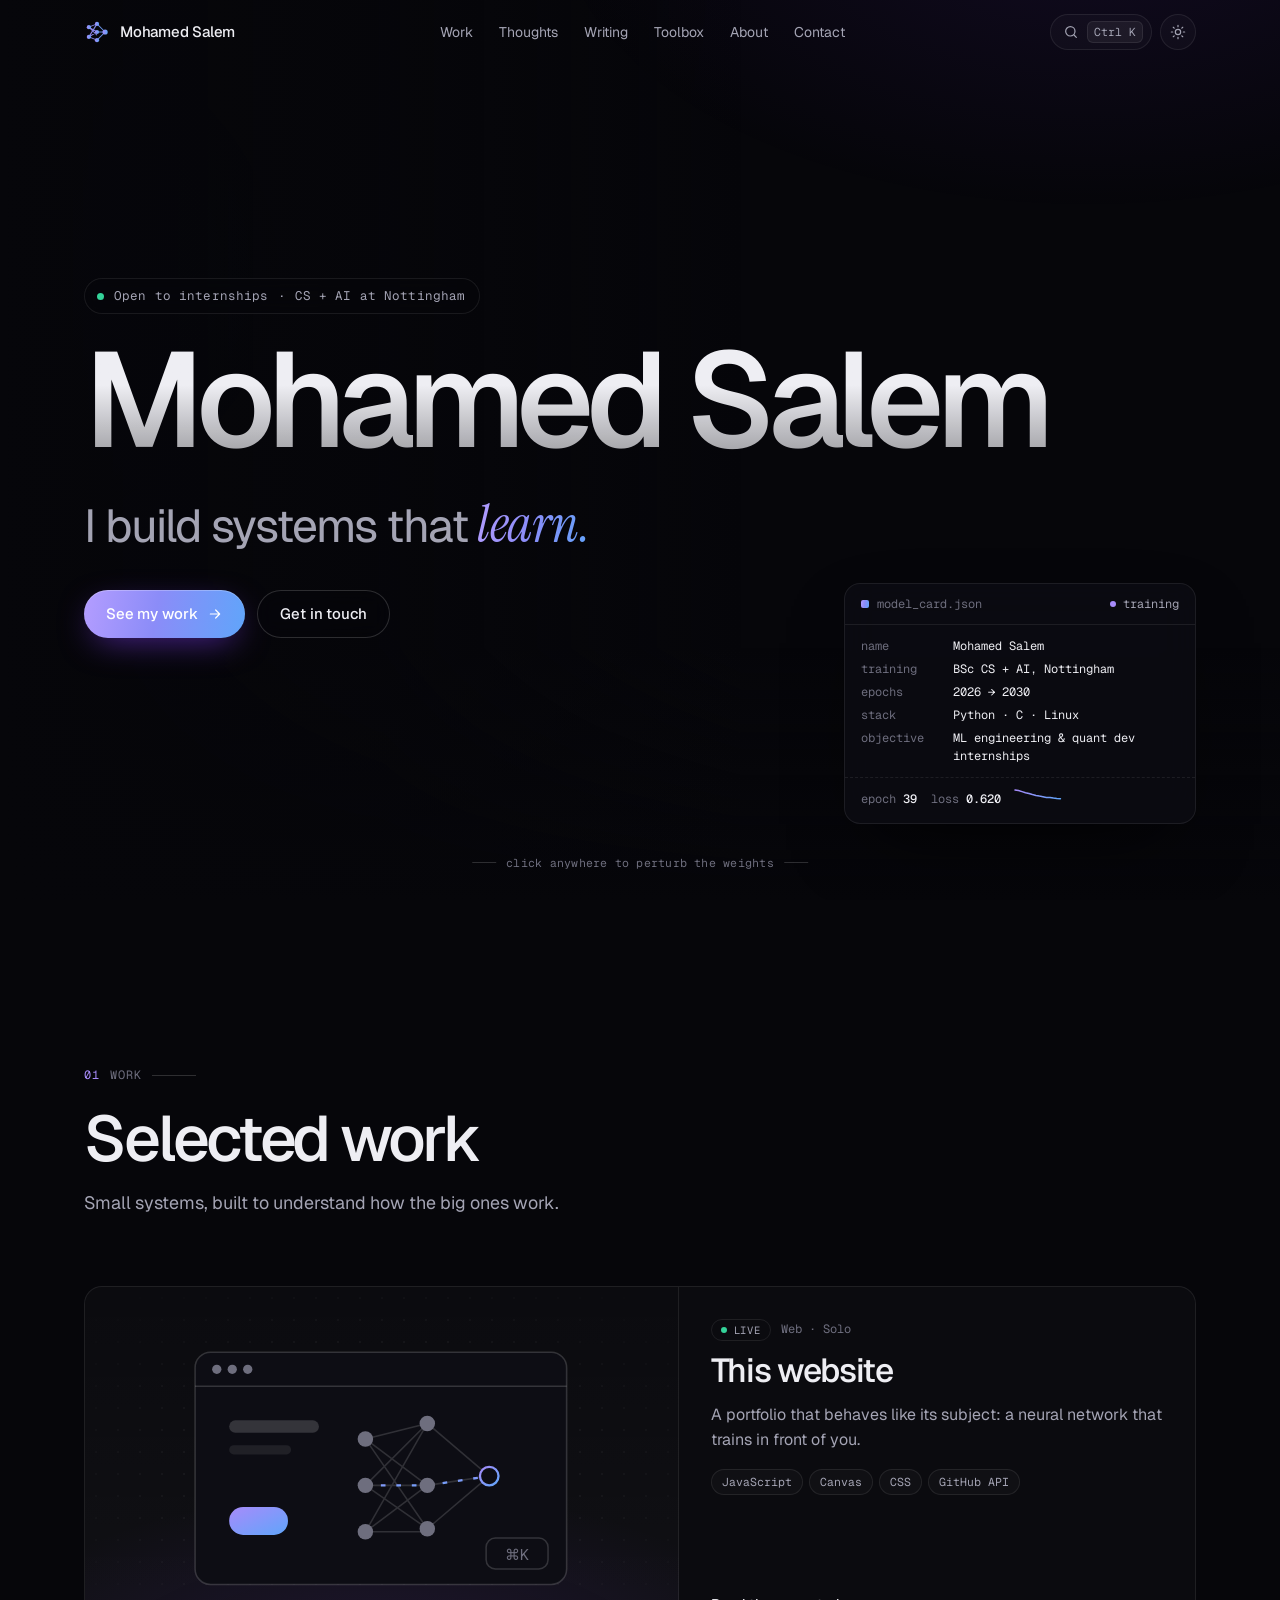
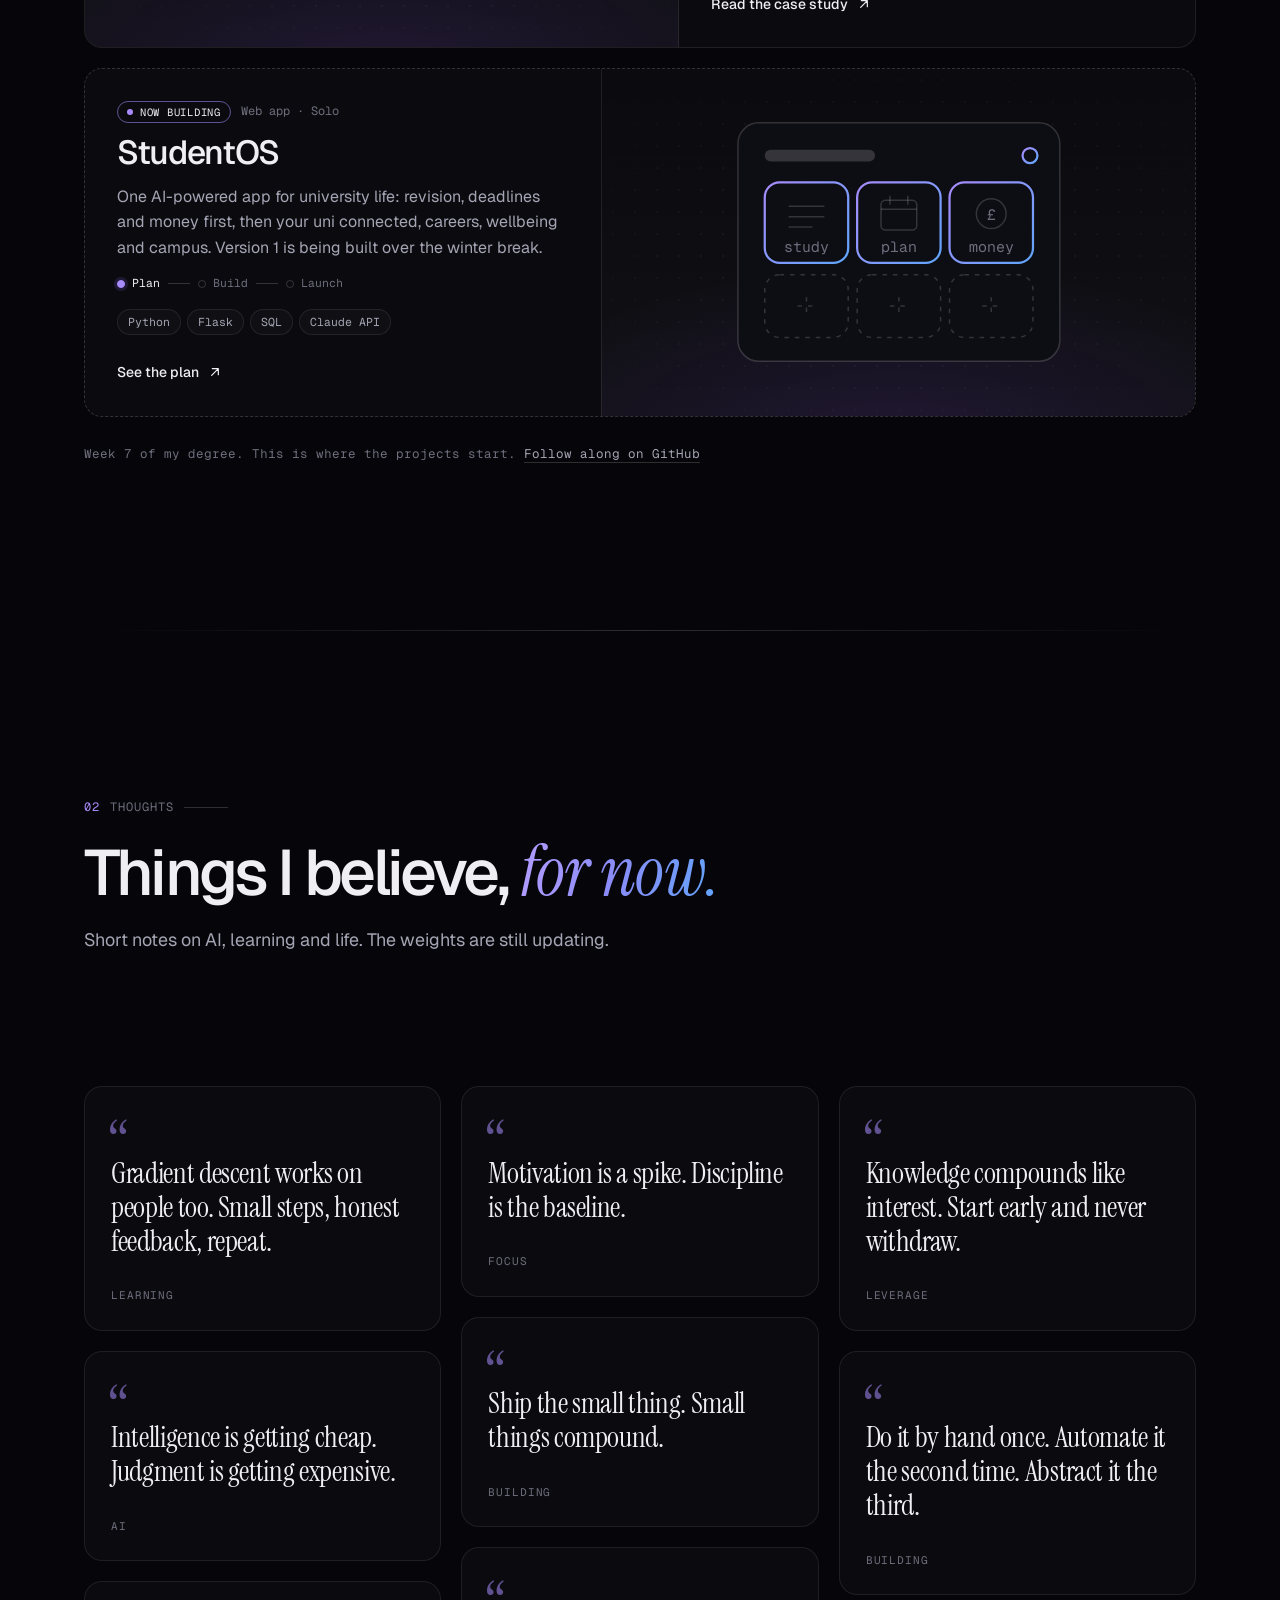
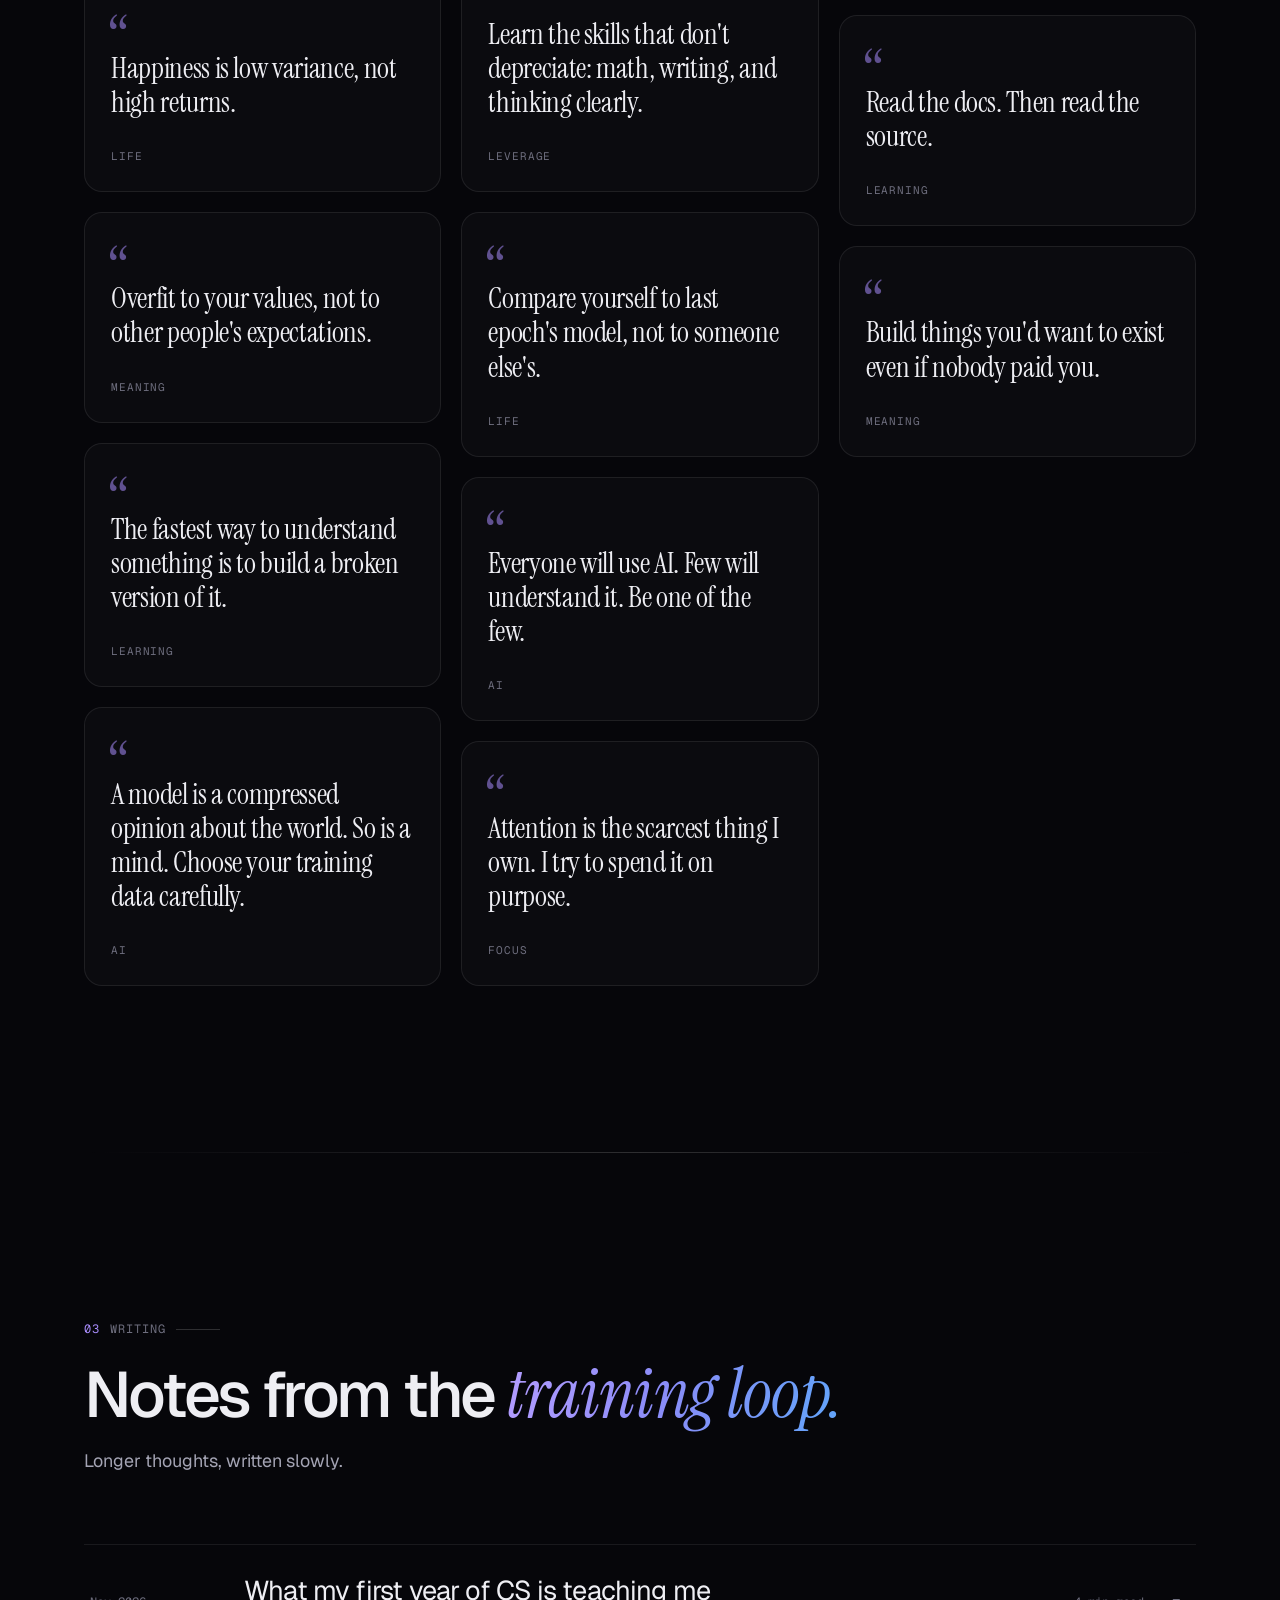
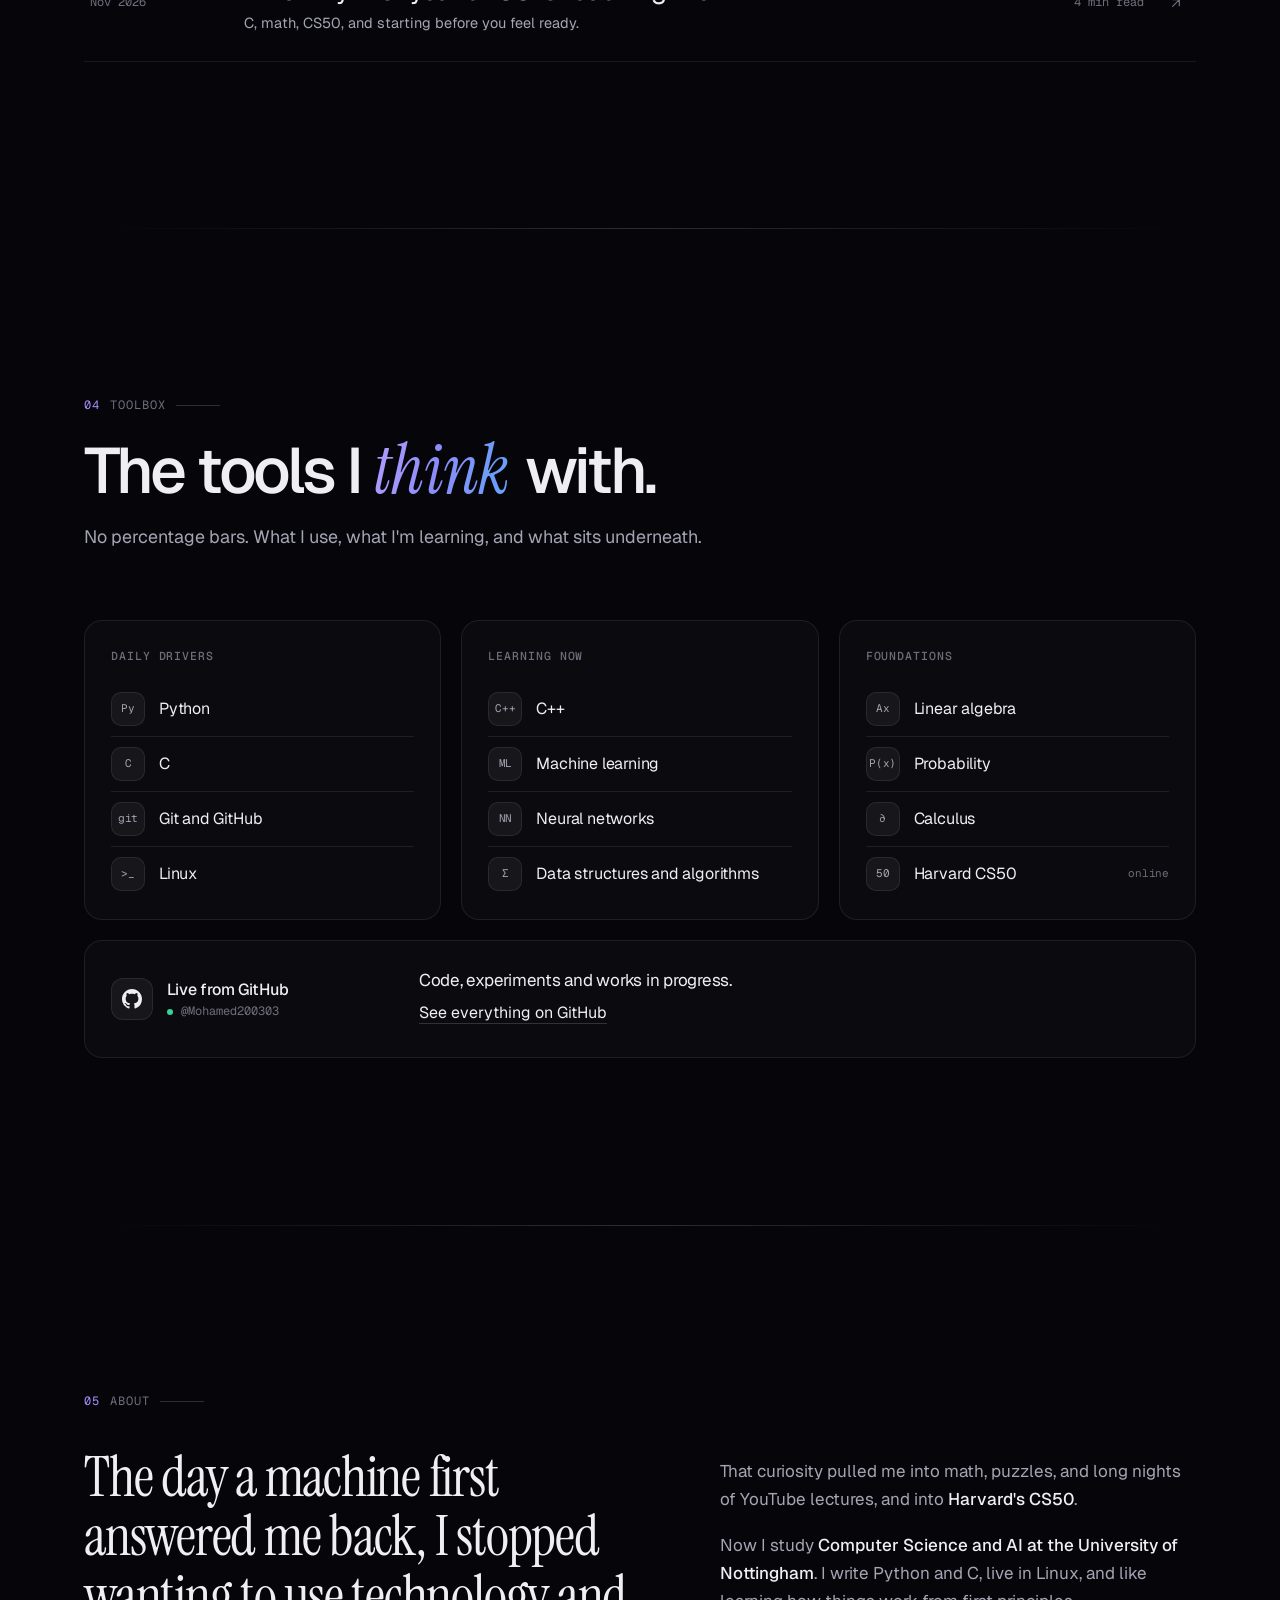
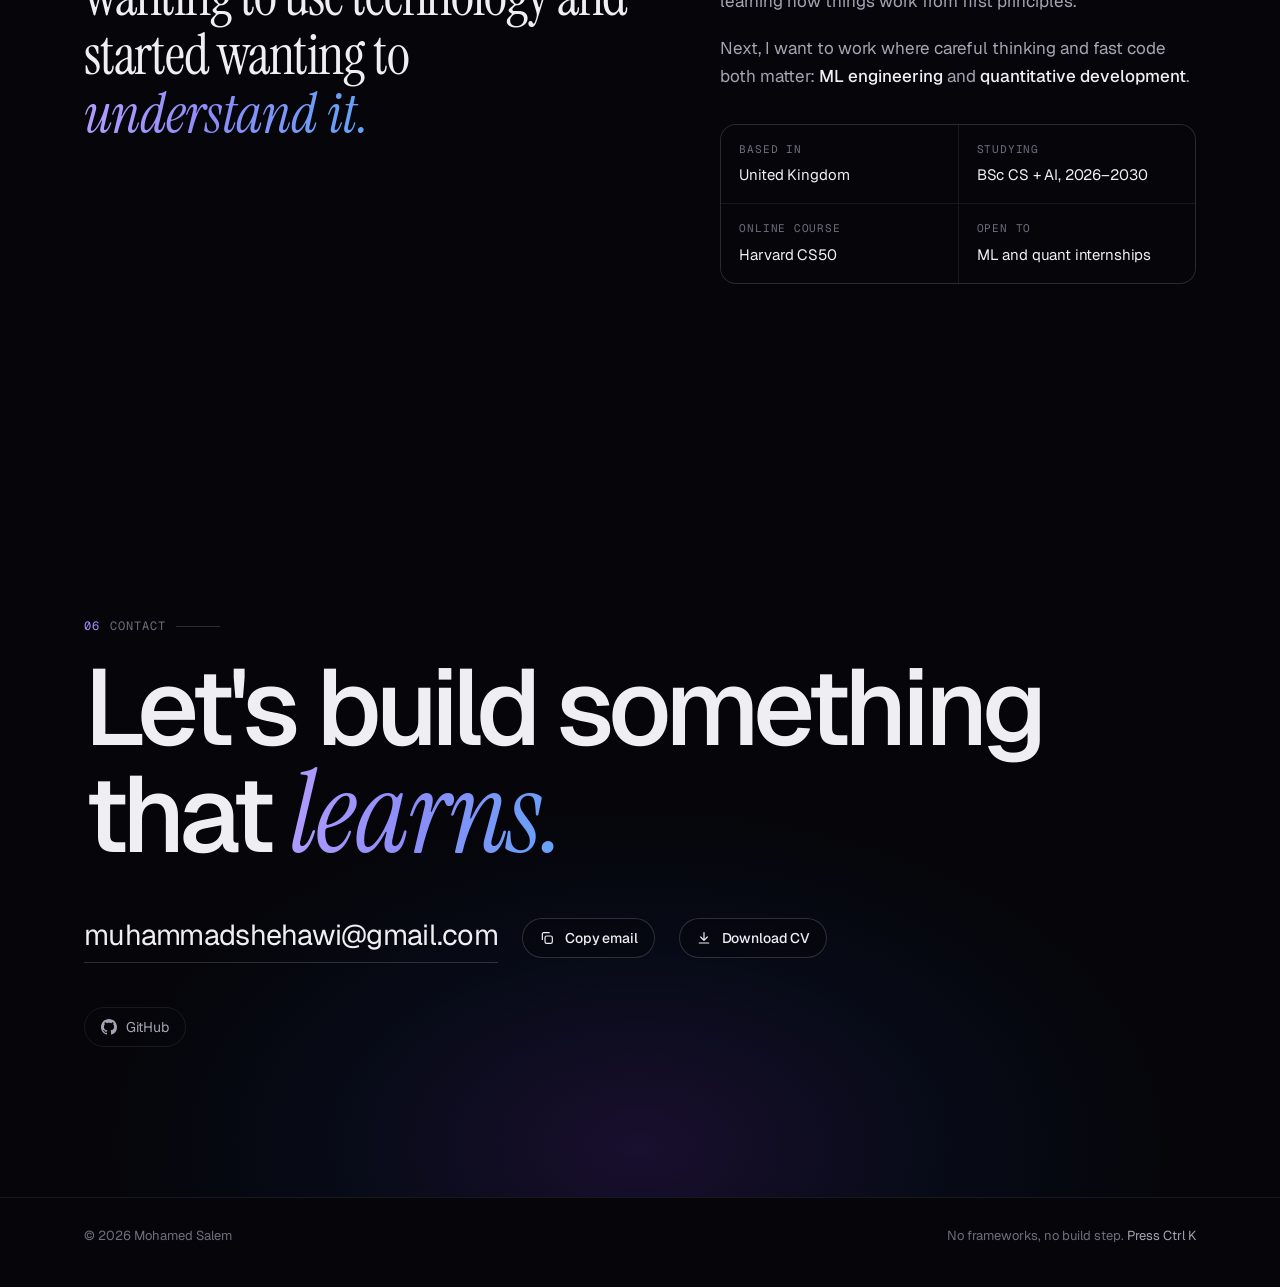
<file: index.html>
<!doctype html>
<html lang="en" class="no-js" data-theme="dark" data-root="./">
<head>
  <meta charset="utf-8">
  <meta name="viewport" content="width=device-width, initial-scale=1, viewport-fit=cover">
  <title>Mohamed Salem — I build systems that learn</title>
  <meta name="description" content="Mohamed Salem is a Computer Science and AI student at the University of Nottingham, building machine learning systems in Python and C. Open to ML engineering and quant developer internships.">
  <meta name="author" content="Mohamed Salem">
  <meta name="theme-color" content="#06060a">
  <link rel="canonical" href="https://mohamed200303.github.io/">

  <!-- Link previews (LinkedIn, X, WhatsApp, iMessage) -->
  <meta property="og:type" content="website">
  <meta property="og:site_name" content="Mohamed Salem">
  <meta property="og:title" content="Mohamed Salem — I build systems that learn">
  <meta property="og:description" content="CS + AI at the University of Nottingham. Machine learning, first principles, and fast code.">
  <meta property="og:url" content="https://mohamed200303.github.io/">
  <meta property="og:image" content="https://mohamed200303.github.io/og.jpg">
  <meta property="og:image:alt" content="Mohamed Salem's homepage: his name, the tagline 'I build systems that learn', and a neural network graphic.">
  <meta property="og:image:width" content="1200">
  <meta property="og:image:height" content="630">
  <meta name="twitter:card" content="summary_large_image">

  <link rel="icon" href="favicon.svg" type="image/svg+xml">
  <link rel="apple-touch-icon" href="apple-touch-icon.png">

  <!-- Theme before paint: no flash -->
  <script>
    (function () {
      var d = document.documentElement;
      d.className = d.className.replace('no-js', 'js');
      try { var t = localStorage.getItem('theme'); if (t === 'light' || t === 'dark') d.setAttribute('data-theme', t); } catch (e) {}
    })();
  </script>

  <link rel="preconnect" href="https://fonts.googleapis.com">
  <link rel="preconnect" href="https://fonts.gstatic.com" crossorigin>
  <link rel="stylesheet" href="https://fonts.googleapis.com/css2?family=Geist:wght@300..700&family=Geist+Mono:wght@400;500&family=Instrument+Serif:ital@0;1&display=swap">
  <link rel="stylesheet" href="style.css">

  <script type="application/ld+json">
  {
    "@context": "https://schema.org",
    "@type": "Person",
    "name": "Mohamed Salem",
    "url": "https://mohamed200303.github.io/",
    "description": "Computer Science and AI student at the University of Nottingham",
    "affiliation": { "@type": "CollegeOrUniversity", "name": "University of Nottingham" },
    "knowsAbout": ["Machine learning", "Artificial intelligence", "Python", "C"],
    "sameAs": ["https://github.com/Mohamed200303"]
  }
  </script>
</head>
<body>

<!-- Icon sprite -->
<svg width="0" height="0" style="position:absolute" aria-hidden="true">
  <defs>
    <linearGradient id="spark-grad" x1="0" x2="1" y1="0" y2="0">
      <stop offset="0" stop-color="#a78bfa"/><stop offset="1" stop-color="#60a5fa"/>
    </linearGradient>
    <linearGradient id="viz-grad-a" x1="0" x2="1" y1="0" y2="1">
      <stop offset="0" stop-color="#a78bfa"/><stop offset="1" stop-color="#60a5fa"/>
    </linearGradient>
  </defs>
  <symbol id="i-arrow" viewBox="0 0 24 24" fill="none" stroke="currentColor" stroke-width="1.8" stroke-linecap="round" stroke-linejoin="round"><path d="M5 12h14M13 6l6 6-6 6"/></symbol>
  <symbol id="i-arrow-ur" viewBox="0 0 24 24" fill="none" stroke="currentColor" stroke-width="1.8" stroke-linecap="round" stroke-linejoin="round"><path d="M7 17 17 7M8 7h9v9"/></symbol>
  <symbol id="i-search" viewBox="0 0 24 24" fill="none" stroke="currentColor" stroke-width="1.8" stroke-linecap="round"><circle cx="11" cy="11" r="7"/><path d="m20 20-3.5-3.5"/></symbol>
  <symbol id="i-sun" viewBox="0 0 24 24" fill="none" stroke="currentColor" stroke-width="1.8" stroke-linecap="round"><circle cx="12" cy="12" r="4"/><path d="M12 2v2M12 20v2M4.9 4.9l1.4 1.4M17.7 17.7l1.4 1.4M2 12h2M20 12h2M4.9 19.1l1.4-1.4M17.7 6.3l1.4-1.4"/></symbol>
  <symbol id="i-moon" viewBox="0 0 24 24" fill="none" stroke="currentColor" stroke-width="1.8" stroke-linejoin="round"><path d="M20.5 13.2A8.5 8.5 0 1 1 10.8 3.5a6.6 6.6 0 0 0 9.7 9.7z"/></symbol>
  <symbol id="i-github" viewBox="0 0 16 16" fill="currentColor"><path d="M8 0C3.58 0 0 3.58 0 8c0 3.54 2.29 6.53 5.47 7.59.4.07.55-.17.55-.38 0-.19-.01-.82-.01-1.49-2.01.37-2.53-.49-2.69-.94-.09-.23-.48-.94-.82-1.13-.28-.15-.68-.52-.01-.53.63-.01 1.08.58 1.23.82.72 1.21 1.87.87 2.33.66.07-.52.28-.87.51-1.07-1.78-.2-3.64-.89-3.64-3.95 0-.87.31-1.59.82-2.15-.08-.2-.36-1.02.08-2.12 0 0 .67-.21 2.2.82.64-.18 1.32-.27 2-.27.68 0 1.36.09 2 .27 1.53-1.04 2.2-.82 2.2-.82.44 1.1.16 1.92.08 2.12.51.56.82 1.27.82 2.15 0 3.07-1.87 3.75-3.65 3.95.29.25.54.73.54 1.48 0 1.07-.01 1.93-.01 2.2 0 .21.15.46.55.38A8.01 8.01 0 0 0 16 8c0-4.42-3.58-8-8-8z"/></symbol>
  <symbol id="i-x" viewBox="0 0 24 24" fill="currentColor"><path d="M18.24 2.25h3.31l-7.23 8.26 8.5 11.24h-6.65l-5.21-6.82-5.97 6.82H1.68l7.73-8.84L1.25 2.25h6.83l4.71 6.23zm-1.16 17.52h1.83L7.08 4.13H5.12z"/></symbol>
  <symbol id="i-link" viewBox="0 0 24 24" fill="none" stroke="currentColor" stroke-width="1.8" stroke-linecap="round"><path d="M10 14a5 5 0 0 0 7.07 0l3-3a5 5 0 0 0-7.07-7.07l-1.5 1.5M14 10a5 5 0 0 0-7.07 0l-3 3a5 5 0 0 0 7.07 7.07l1.5-1.5"/></symbol>
  <symbol id="i-copy" viewBox="0 0 24 24" fill="none" stroke="currentColor" stroke-width="1.8" stroke-linejoin="round"><rect x="9" y="9" width="11" height="11" rx="2.5"/><path d="M5 15V6a2 2 0 0 1 2-2h9"/></symbol>
  <symbol id="i-download" viewBox="0 0 24 24" fill="none" stroke="currentColor" stroke-width="1.8" stroke-linecap="round" stroke-linejoin="round"><path d="M12 4v11M7 10.5l5 5 5-5M5 19.5h14"/></symbol>
  <symbol id="i-mail" viewBox="0 0 24 24" fill="none" stroke="currentColor" stroke-width="1.8" stroke-linejoin="round"><rect x="3" y="5" width="18" height="14" rx="2.5"/><path d="m3.5 7 8.5 6 8.5-6"/></symbol>
  <symbol id="i-close" viewBox="0 0 24 24" fill="none" stroke="currentColor" stroke-width="1.8" stroke-linecap="round"><path d="M6 6l12 12M18 6 6 18"/></symbol>
  <symbol id="i-shuffle" viewBox="0 0 24 24" fill="none" stroke="currentColor" stroke-width="1.8" stroke-linecap="round" stroke-linejoin="round"><path d="M16 3h5v5M4 20 21 3M21 16v5h-5M15 15l6 6M4 4l5 5"/></symbol>
  <symbol id="i-check" viewBox="0 0 24 24" fill="none" stroke="currentColor" stroke-width="2" stroke-linecap="round" stroke-linejoin="round"><path d="m5 12.5 4.5 4.5L19 7"/></symbol>
  <symbol id="i-home" viewBox="0 0 24 24" fill="none" stroke="currentColor" stroke-width="1.8" stroke-linejoin="round"><path d="M3.5 11 12 3.5l8.5 7.5M5.5 9.5V20h13V9.5"/></symbol>
  <symbol id="i-box" viewBox="0 0 24 24" fill="none" stroke="currentColor" stroke-width="1.8" stroke-linejoin="round"><path d="m21 7.5-9-5-9 5 9 5 9-5zM3 7.5v9l9 5 9-5v-9M12 12.5v9"/></symbol>
  <symbol id="i-quote" viewBox="0 0 24 24" fill="none" stroke="currentColor" stroke-width="1.8" stroke-linejoin="round"><path d="M21 14.5a2 2 0 0 1-2 2H8l-5 4v-15a2 2 0 0 1 2-2h14a2 2 0 0 1 2 2z"/></symbol>
  <symbol id="i-pen" viewBox="0 0 24 24" fill="none" stroke="currentColor" stroke-width="1.8" stroke-linecap="round" stroke-linejoin="round"><path d="M12 20h9M16.5 3.5a2.12 2.12 0 0 1 3 3L7 19l-4 1 1-4z"/></symbol>
  <symbol id="i-tool" viewBox="0 0 24 24" fill="none" stroke="currentColor" stroke-width="1.8" stroke-linejoin="round"><path d="M14.7 6.3a4 4 0 0 0-5.4 5.4L3.5 17.5l3 3 5.8-5.8a4 4 0 0 0 5.4-5.4l-2.6 2.6-2.4-.6-.6-2.4z"/></symbol>
  <symbol id="i-user" viewBox="0 0 24 24" fill="none" stroke="currentColor" stroke-width="1.8"><circle cx="12" cy="8" r="4"/><path d="M4 21a8 8 0 0 1 16 0" stroke-linecap="round"/></symbol>
  <symbol id="i-cmd" viewBox="0 0 24 24" fill="none" stroke="currentColor" stroke-width="1.8" stroke-linejoin="round"><path d="M9 6v12M15 6v12M6 9h12M6 15h12"/><path d="M9 6a3 3 0 1 0-3 3M15 6a3 3 0 1 1 3 3M9 18a3 3 0 1 1-3-3M15 18a3 3 0 1 0 3-3"/></symbol>
  <symbol id="i-mark" viewBox="0 0 32 32" fill="none">
    <g stroke="url(#spark-grad)" stroke-width="1.3" opacity=".9">
      <path d="M6 10 16 6M6 10l10 10M6 10l10 6M6 22l10-16M6 22l10-6M6 22l10 4M16 6l10 10M16 16l10 0M16 26l10-10"/>
    </g>
    <g fill="url(#spark-grad)">
      <circle cx="6" cy="10" r="2.6"/><circle cx="6" cy="22" r="2.6"/>
      <circle cx="16" cy="6" r="2.6"/><circle cx="16" cy="16" r="2.6"/><circle cx="16" cy="26" r="2.6"/>
      <circle cx="26" cy="16" r="3.2"/>
    </g>
  </symbol>
</svg>

<a class="skip" href="#main">Skip to content</a>
<div class="ambient" aria-hidden="true"></div>
<div class="progress" aria-hidden="true"></div>

<header class="nav" id="nav">
  <div class="container nav-inner">
    <a class="brand" href="#top" aria-label="Mohamed Salem, back to top">
      <svg class="brand-mark" aria-hidden="true"><use href="#i-mark"/></svg>
      <span>Mohamed Salem</span>
    </a>
    <nav class="nav-links" aria-label="Primary">
      <a href="#work">Work</a>
      <a href="#thoughts">Thoughts</a>
      <a href="#writing">Writing</a>
      <a href="#toolbox">Toolbox</a>
      <a href="#about">About</a>
      <a href="#contact">Contact</a>
    </nav>
    <div class="nav-actions">
      <button class="kbd-btn" type="button" data-palette-open aria-label="Open the command menu">
        <svg class="icon" aria-hidden="true"><use href="#i-search"/></svg>
        <span class="kbd"><span data-mod>⌘</span>K</span>
        <span class="kbd-touch">Menu</span>
      </button>
      <button class="icon-btn" type="button" data-theme-toggle aria-label="Switch between light and dark mode">
        <svg class="icon i-sun" aria-hidden="true"><use href="#i-sun"/></svg>
        <svg class="icon i-moon" aria-hidden="true"><use href="#i-moon"/></svg>
      </button>
    </div>
  </div>
</header>

<main id="main">

  <!-- ===================== HERO ===================== -->
  <section class="hero" id="top" aria-label="Introduction">
    <canvas class="hero-canvas" id="net" aria-hidden="true"></canvas>
    <div class="hero-fade" aria-hidden="true"></div>

    <div class="container hero-inner">
      <p class="eyebrow hero-line" style="--i:0"><span class="live-dot" aria-hidden="true"></span>Open to internships<span class="eyebrow-more"> · CS + AI at Nottingham</span></p>
      <h1 class="hero-title hero-line" style="--i:1">Mohamed Salem</h1>
      <p class="hero-tagline hero-line" style="--i:2">I build systems that <em>learn.</em></p>
      <div class="hero-cta hero-line" style="--i:3">
        <a class="btn btn-primary magnetic" href="#work">See my work <svg class="icon" aria-hidden="true"><use href="#i-arrow"/></svg></a>
        <a class="btn btn-ghost magnetic" href="#contact">Get in touch</a>
      </div>
    </div>

    <!-- The 10-second summary, written like an ML model card -->
    <aside class="model-card hero-line" style="--i:4" aria-label="Summary">
      <div class="mc-head">
        <span class="mc-file">model_card.json</span>
        <span class="mc-status" id="mc-status-wrap"><i aria-hidden="true"></i><span id="mc-status">training</span></span>
      </div>
      <dl class="mc-body">
        <div><dt>name</dt><dd>Mohamed Salem</dd></div>
        <div><dt>training</dt><dd>BSc CS + AI, Nottingham</dd></div>
        <div><dt>epochs</dt><dd>2026 → 2030</dd></div>
        <div><dt>stack</dt><dd>Python · C · Linux</dd></div>
        <div><dt>objective</dt><dd>ML engineering &amp; quant dev internships</dd></div>
      </dl>
      <div class="mc-foot" aria-hidden="true">
        <span>epoch <b id="mc-epoch">0</b></span>
        <span>loss <b id="mc-loss">2.303</b></span>
        <svg class="mc-spark" viewBox="0 0 100 22" preserveAspectRatio="none"><polyline id="mc-line" points="0,2 100,2"/></svg>
      </div>
    </aside>

    <p class="hero-hint" id="hero-hint">click anywhere to perturb the weights</p>
  </section>

  <!-- ===================== WORK ===================== -->
  <section class="section" id="work">
    <div class="container">
      <header class="section-head reveal">
        <p class="label"><span>01</span>Work</p>
        <h2>Selected work</h2>
        <p class="section-sub">Small systems, built to understand how the big ones work.</p>
      </header>

      <!-- Projects come from projects.js. To add one, follow "Add a project" in README.md. -->
      <div class="work-grid" id="projects"></div>
      <noscript><p class="work-note">Turn on JavaScript to see the projects, or visit <a href="https://github.com/Mohamed200303">GitHub</a>.</p></noscript>
      <p class="work-note reveal">Week 7 of my degree. This is where the projects start. <a href="https://github.com/Mohamed200303" target="_blank" rel="noopener">Follow along on GitHub</a></p>
    </div>
  </section>

  <div class="container"><div class="divider"></div></div>

  <!-- ===================== THOUGHTS ===================== -->
  <!-- Each <figure> is one thought. Give it a unique id, and a data-topic that matches one of the filter buttons below. -->
  <section class="section" id="thoughts">
    <div class="container">
      <header class="section-head reveal">
        <p class="label"><span>02</span>Thoughts</p>
        <h2>Things I believe, <em>for now.</em></h2>
        <p class="section-sub">Short notes on AI, learning and life. The weights are still updating.</p>
      </header>

      <div class="thought-filters reveal" role="group" aria-label="Filter thoughts by topic">
        <button class="pill is-active" type="button" data-filter="all" aria-pressed="true">All</button>
        <button class="pill" type="button" data-filter="ai" aria-pressed="false">AI</button>
        <button class="pill" type="button" data-filter="learning" aria-pressed="false">Learning</button>
        <button class="pill" type="button" data-filter="building" aria-pressed="false">Building</button>
        <button class="pill" type="button" data-filter="focus" aria-pressed="false">Focus</button>
        <button class="pill" type="button" data-filter="leverage" aria-pressed="false">Leverage</button>
        <button class="pill" type="button" data-filter="life" aria-pressed="false">Life</button>
        <button class="pill" type="button" data-filter="meaning" aria-pressed="false">Meaning</button>
        <button class="pill pill-action" type="button" data-random-thought><svg class="icon" aria-hidden="true"><use href="#i-shuffle"/></svg>Random thought</button>
      </div>

      <div class="thoughts">
        <figure class="card thought reveal" id="t-gradient-descent" data-topic="learning">
          <blockquote>Gradient descent works on people too. Small steps, honest feedback, repeat.</blockquote>
          <figcaption><span>Learning</span><span class="thought-actions"></span></figcaption>
        </figure>
        <figure class="card thought reveal" id="t-judgment" data-topic="ai">
          <blockquote>Intelligence is getting cheap. Judgment is getting expensive.</blockquote>
          <figcaption><span>AI</span><span class="thought-actions"></span></figcaption>
        </figure>
        <figure class="card thought reveal" id="t-low-variance" data-topic="life">
          <blockquote>Happiness is low variance, not high returns.</blockquote>
          <figcaption><span>Life</span><span class="thought-actions"></span></figcaption>
        </figure>
        <figure class="card thought reveal" id="t-overfit" data-topic="meaning">
          <blockquote>Overfit to your values, not to other people's expectations.</blockquote>
          <figcaption><span>Meaning</span><span class="thought-actions"></span></figcaption>
        </figure>
        <figure class="card thought reveal" id="t-broken-version" data-topic="learning">
          <blockquote>The fastest way to understand something is to build a broken version of it.</blockquote>
          <figcaption><span>Learning</span><span class="thought-actions"></span></figcaption>
        </figure>
        <figure class="card thought reveal" id="t-compressed-opinion" data-topic="ai">
          <blockquote>A model is a compressed opinion about the world. So is a mind. Choose your training data carefully.</blockquote>
          <figcaption><span>AI</span><span class="thought-actions"></span></figcaption>
        </figure>
        <figure class="card thought reveal" id="t-baseline" data-topic="focus">
          <blockquote>Motivation is a spike. Discipline is the baseline.</blockquote>
          <figcaption><span>Focus</span><span class="thought-actions"></span></figcaption>
        </figure>
        <figure class="card thought reveal" id="t-small-things" data-topic="building">
          <blockquote>Ship the small thing. Small things compound.</blockquote>
          <figcaption><span>Building</span><span class="thought-actions"></span></figcaption>
        </figure>
        <figure class="card thought reveal" id="t-skills" data-topic="leverage">
          <blockquote>Learn the skills that don't depreciate: math, writing, and thinking clearly.</blockquote>
          <figcaption><span>Leverage</span><span class="thought-actions"></span></figcaption>
        </figure>
        <figure class="card thought reveal" id="t-last-epoch" data-topic="life">
          <blockquote>Compare yourself to last epoch's model, not to someone else's.</blockquote>
          <figcaption><span>Life</span><span class="thought-actions"></span></figcaption>
        </figure>
        <figure class="card thought reveal" id="t-understand-ai" data-topic="ai">
          <blockquote>Everyone will use AI. Few will understand it. Be one of the few.</blockquote>
          <figcaption><span>AI</span><span class="thought-actions"></span></figcaption>
        </figure>
        <figure class="card thought reveal" id="t-attention" data-topic="focus">
          <blockquote>Attention is the scarcest thing I own. I try to spend it on purpose.</blockquote>
          <figcaption><span>Focus</span><span class="thought-actions"></span></figcaption>
        </figure>
        <figure class="card thought reveal" id="t-compound-knowledge" data-topic="leverage">
          <blockquote>Knowledge compounds like interest. Start early and never withdraw.</blockquote>
          <figcaption><span>Leverage</span><span class="thought-actions"></span></figcaption>
        </figure>
        <figure class="card thought reveal" id="t-automate" data-topic="building">
          <blockquote>Do it by hand once. Automate it the second time. Abstract it the third.</blockquote>
          <figcaption><span>Building</span><span class="thought-actions"></span></figcaption>
        </figure>
        <figure class="card thought reveal" id="t-read-source" data-topic="learning">
          <blockquote>Read the docs. Then read the source.</blockquote>
          <figcaption><span>Learning</span><span class="thought-actions"></span></figcaption>
        </figure>
        <figure class="card thought reveal" id="t-unpaid" data-topic="meaning">
          <blockquote>Build things you'd want to exist even if nobody paid you.</blockquote>
          <figcaption><span>Meaning</span><span class="thought-actions"></span></figcaption>
        </figure>
      </div>
    </div>
  </section>

  <div class="container"><div class="divider"></div></div>

  <!-- ===================== WRITING ===================== -->
  <section class="section" id="writing">
    <div class="container">
      <header class="section-head reveal">
        <p class="label"><span>03</span>Writing</p>
        <h2>Notes from the <em>training loop.</em></h2>
        <p class="section-sub">Longer thoughts, written slowly.</p>
      </header>
      <ol class="posts reveal">
        <li>
          <a class="post-row" href="first-year-of-cs.html">
            <time datetime="2026-11">Nov 2026</time>
            <span class="post-title">What my first year of CS is teaching me<small>C, math, CS50, and starting before you feel ready.</small></span>
            <span class="post-meta">4 min read</span>
            <svg class="icon" aria-hidden="true"><use href="#i-arrow-ur"/></svg>
          </a>
        </li>
      </ol>
    </div>
  </section>

  <div class="container"><div class="divider"></div></div>

  <!-- ===================== TOOLBOX ===================== -->
  <section class="section" id="toolbox">
    <div class="container">
      <header class="section-head reveal">
        <p class="label"><span>04</span>Toolbox</p>
        <h2>The tools I <em>think</em> with.</h2>
        <p class="section-sub">No percentage bars. What I use, what I'm learning, and what sits underneath.</p>
      </header>

      <div class="tool-grid">
        <div class="card tool-group reveal">
          <h3>Daily drivers</h3>
          <ul class="tool-list">
            <li><span class="tool-ico">Py</span>Python</li>
            <li><span class="tool-ico">C</span>C</li>
            <li><span class="tool-ico">git</span>Git and GitHub</li>
            <li><span class="tool-ico">&gt;_</span>Linux</li>
          </ul>
        </div>
        <div class="card tool-group reveal" style="--d:.06s">
          <h3>Learning now</h3>
          <ul class="tool-list">
            <li><span class="tool-ico">C++</span>C++</li>
            <li><span class="tool-ico">ML</span>Machine learning</li>
            <li><span class="tool-ico">NN</span>Neural networks</li>
            <li><span class="tool-ico">∑</span>Data structures and algorithms</li>
          </ul>
        </div>
        <div class="card tool-group reveal" style="--d:.12s">
          <h3>Foundations</h3>
          <ul class="tool-list">
            <li><span class="tool-ico">Ax</span>Linear algebra</li>
            <li><span class="tool-ico">P(x)</span>Probability</li>
            <li><span class="tool-ico">∂</span>Calculus</li>
            <li><span class="tool-ico">50</span>Harvard CS50<small>online</small></li>
          </ul>
        </div>
      </div>

      <div class="card gh reveal" id="github" data-gh-user="Mohamed200303">
        <div class="gh-id">
          <svg class="gh-logo" aria-hidden="true"><use href="#i-github"/></svg>
          <div>
            <h3>Live from GitHub</h3>
            <p><span class="live-dot" aria-hidden="true"></span>@Mohamed200303</p>
          </div>
        </div>
        <div class="gh-body" data-gh-body aria-live="polite">
          <div class="gh-stats">
            <div class="stat"><div class="skeleton" style="width:40%;height:28px"></div><span>repos</span></div>
            <div class="stat"><div class="skeleton" style="width:40%;height:28px"></div><span>stars</span></div>
            <div class="stat"><div class="skeleton" style="width:40%;height:28px"></div><span>followers</span></div>
            <div class="stat"><div class="skeleton" style="width:60%;height:28px"></div><span>top language</span></div>
          </div>
        </div>
      </div>
    </div>
  </section>

  <div class="container"><div class="divider"></div></div>

  <!-- ===================== ABOUT ===================== -->
  <section class="section" id="about">
    <div class="container">
      <header class="section-head reveal" style="margin-bottom:36px">
        <p class="label"><span>05</span>About</p>
      </header>
      <div class="about-grid">
        <p class="about-statement reveal">The day a machine first answered me back, I stopped wanting to use technology and started wanting to <em>understand it.</em></p>
        <div class="about-body reveal" style="--d:.08s">
          <p>That curiosity pulled me into math, puzzles, and long nights of YouTube lectures, and into <strong>Harvard's CS50</strong>.</p>
          <p>Now I study <strong>Computer Science and AI at the University of Nottingham</strong>. I write Python and C, live in Linux, and like learning how things work from first principles.</p>
          <p>Next, I want to work where careful thinking and fast code both matter: <strong>ML engineering</strong> and <strong>quantitative development</strong>.</p>
          <dl class="facts">
            <div><dt>Based in</dt><dd>United Kingdom</dd></div>
            <div><dt>Studying</dt><dd>BSc CS + AI, 2026–2030</dd></div>
            <div><dt>Online course</dt><dd>Harvard CS50</dd></div>
            <div><dt>Open to</dt><dd>ML and quant internships</dd></div>
          </dl>
        </div>
      </div>
    </div>
  </section>

  <!-- ===================== CONTACT ===================== -->
  <section class="section contact" id="contact">
    <div class="container">
      <p class="label reveal"><span>06</span>Contact</p>
      <h2 class="contact-title reveal">Let's build something<br>that <em>learns.</em></h2>
      <div class="contact-actions reveal">
        <a class="email-link" data-email data-user="muhammadshehawi" data-domain="gmail.com" href="#contact">muhammadshehawi [at] gmail.com</a>
        <button class="btn btn-ghost btn-sm magnetic" type="button" data-copy-email><svg class="icon" aria-hidden="true"><use href="#i-copy"/></svg>Copy email</button>
        <a class="btn btn-ghost btn-sm magnetic" href="Mohamed-Salem-CV.pdf" download data-cv-download><svg class="icon" aria-hidden="true"><use href="#i-download"/></svg>Download CV</a>
      </div>
      <ul class="socials reveal">
        <li><a href="https://github.com/Mohamed200303" target="_blank" rel="noopener"><svg class="icon" aria-hidden="true"><use href="#i-github"/></svg>GitHub</a></li>
        <!-- Add LinkedIn when ready:
        <li><a href="https://www.linkedin.com/in/YOUR-HANDLE" target="_blank" rel="noopener">LinkedIn</a></li> -->
      </ul>
    </div>
  </section>
</main>

<footer class="footer">
  <div class="container footer-inner">
    <span>© <span data-year>2026</span> Mohamed Salem</span>
    <span>No frameworks, no build step. <button type="button" data-palette-open>Press <span data-mod>⌘</span>K</button></span>
  </div>
</footer>

<dialog class="case-dialog" id="case-dialog" aria-labelledby="case-title">
  <button class="case-close" type="button" data-close-case aria-label="Close case study"><svg class="icon" aria-hidden="true"><use href="#i-close"/></svg></button>
  <div class="case-scroll"><div class="case-content" id="case-content"></div></div>
</dialog>

<div class="toast" id="toast" role="status" aria-live="polite"><svg class="icon" aria-hidden="true"><use href="#i-check"/></svg><span></span></div>

<script src="network.js" defer></script>
<script src="projects.js" defer></script>
<script src="main.js" defer></script>
</body>
</html>
</file>
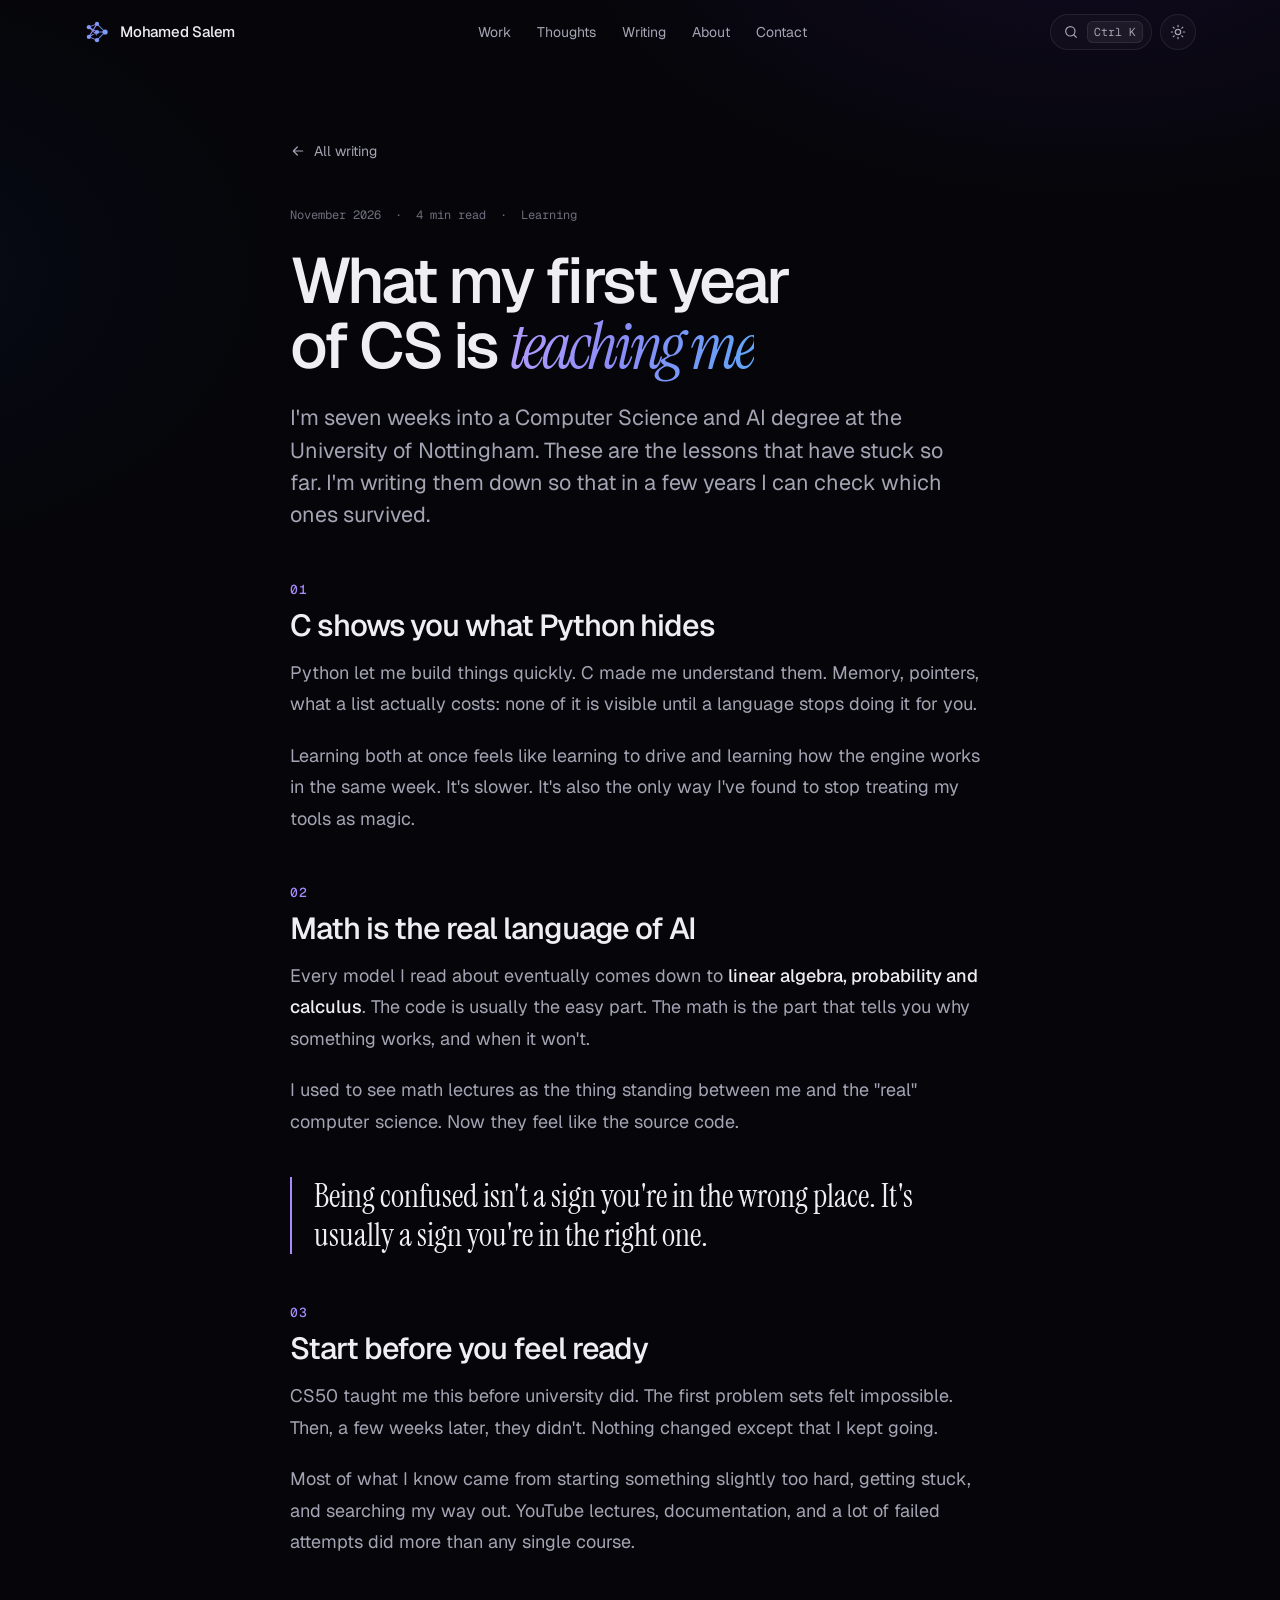
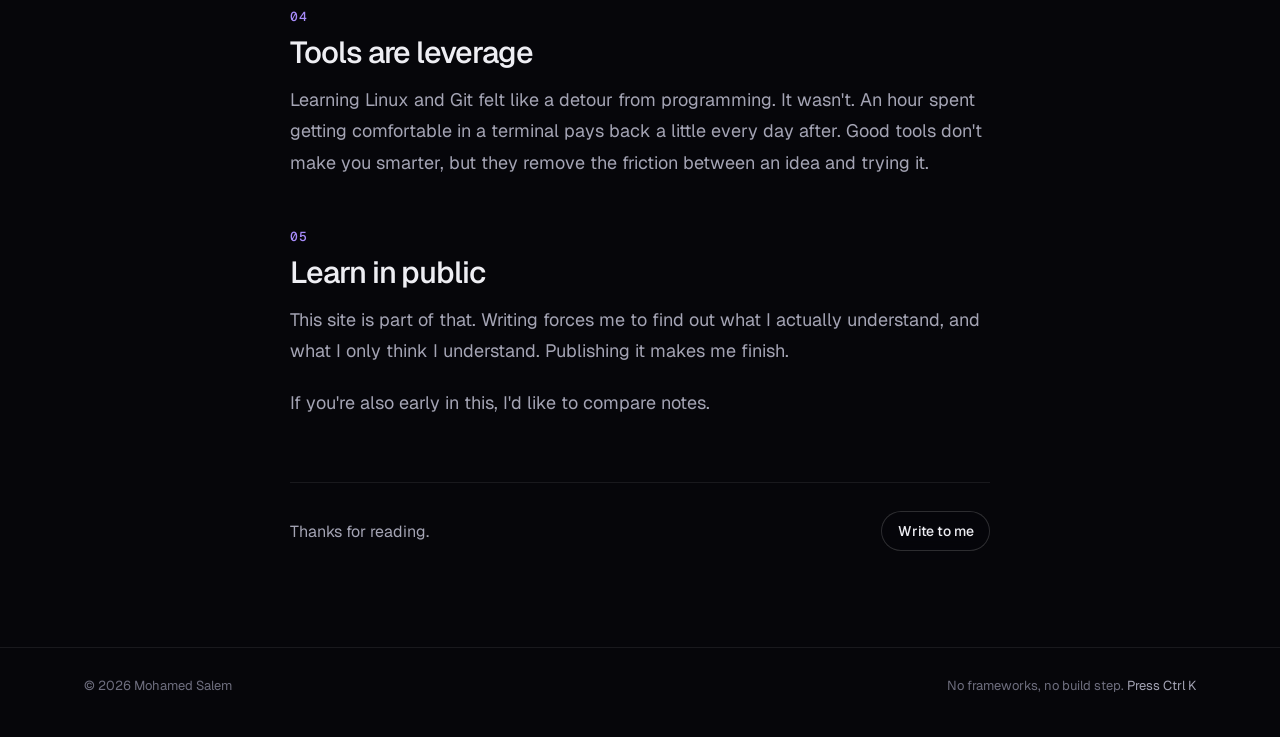
<file: first-year-of-cs.html>
<!doctype html>
<html lang="en" class="no-js" data-theme="dark" data-root="./">
<head>
  <meta charset="utf-8">
  <meta name="viewport" content="width=device-width, initial-scale=1, viewport-fit=cover">
  <title>What my first year of CS is teaching me — Mohamed Salem</title>
  <meta name="description" content="Notes from my first year of Computer Science and AI at the University of Nottingham: C, math, CS50, and starting before you feel ready.">
  <meta name="author" content="Mohamed Salem">
  <meta name="theme-color" content="#06060a">
  <link rel="canonical" href="https://mohamed200303.github.io/first-year-of-cs.html">
  <meta property="og:type" content="article">
  <meta property="og:title" content="What my first year of CS is teaching me">
  <meta property="og:description" content="C, math, CS50, and starting before you feel ready.">
  <meta property="og:url" content="https://mohamed200303.github.io/first-year-of-cs.html">
  <meta property="og:image" content="https://mohamed200303.github.io/og.jpg">
  <meta property="og:image:alt" content="Mohamed Salem's homepage: his name, the tagline 'I build systems that learn', and a neural network graphic.">
  <meta name="twitter:card" content="summary_large_image">
  <link rel="icon" href="favicon.svg" type="image/svg+xml">
  <link rel="apple-touch-icon" href="apple-touch-icon.png">
  <script>
    (function () {
      var d = document.documentElement;
      d.className = d.className.replace('no-js', 'js');
      try { var t = localStorage.getItem('theme'); if (t === 'light' || t === 'dark') d.setAttribute('data-theme', t); } catch (e) {}
    })();
  </script>
  <link rel="preconnect" href="https://fonts.googleapis.com">
  <link rel="preconnect" href="https://fonts.gstatic.com" crossorigin>
  <link rel="stylesheet" href="https://fonts.googleapis.com/css2?family=Geist:wght@300..700&family=Geist+Mono:wght@400;500&family=Instrument+Serif:ital@0;1&display=swap">
  <link rel="stylesheet" href="style.css">
  <script type="application/ld+json">
  {
    "@context": "https://schema.org",
    "@type": "BlogPosting",
    "headline": "What my first year of CS is teaching me",
    "description": "Notes from my first year of Computer Science and AI at the University of Nottingham: C, math, CS50, and starting before you feel ready.",
    "datePublished": "2026-11-12",
    "image": "https://mohamed200303.github.io/og.jpg",
    "url": "https://mohamed200303.github.io/first-year-of-cs.html",
    "author": { "@type": "Person", "name": "Mohamed Salem", "url": "https://mohamed200303.github.io/" }
  }
  </script>
</head>
<body>

<!-- Icon sprite (same as index.html) -->
<svg width="0" height="0" style="position:absolute" aria-hidden="true">
  <defs>
    <linearGradient id="spark-grad" x1="0" x2="1" y1="0" y2="0">
      <stop offset="0" stop-color="#a78bfa"/><stop offset="1" stop-color="#60a5fa"/>
    </linearGradient>
    <linearGradient id="viz-grad-a" x1="0" x2="1" y1="0" y2="1">
      <stop offset="0" stop-color="#a78bfa"/><stop offset="1" stop-color="#60a5fa"/>
    </linearGradient>
  </defs>
  <symbol id="i-arrow" viewBox="0 0 24 24" fill="none" stroke="currentColor" stroke-width="1.8" stroke-linecap="round" stroke-linejoin="round"><path d="M5 12h14M13 6l6 6-6 6"/></symbol>
  <symbol id="i-arrow-ur" viewBox="0 0 24 24" fill="none" stroke="currentColor" stroke-width="1.8" stroke-linecap="round" stroke-linejoin="round"><path d="M7 17 17 7M8 7h9v9"/></symbol>
  <symbol id="i-search" viewBox="0 0 24 24" fill="none" stroke="currentColor" stroke-width="1.8" stroke-linecap="round"><circle cx="11" cy="11" r="7"/><path d="m20 20-3.5-3.5"/></symbol>
  <symbol id="i-sun" viewBox="0 0 24 24" fill="none" stroke="currentColor" stroke-width="1.8" stroke-linecap="round"><circle cx="12" cy="12" r="4"/><path d="M12 2v2M12 20v2M4.9 4.9l1.4 1.4M17.7 17.7l1.4 1.4M2 12h2M20 12h2M4.9 19.1l1.4-1.4M17.7 6.3l1.4-1.4"/></symbol>
  <symbol id="i-moon" viewBox="0 0 24 24" fill="none" stroke="currentColor" stroke-width="1.8" stroke-linejoin="round"><path d="M20.5 13.2A8.5 8.5 0 1 1 10.8 3.5a6.6 6.6 0 0 0 9.7 9.7z"/></symbol>
  <symbol id="i-github" viewBox="0 0 16 16" fill="currentColor"><path d="M8 0C3.58 0 0 3.58 0 8c0 3.54 2.29 6.53 5.47 7.59.4.07.55-.17.55-.38 0-.19-.01-.82-.01-1.49-2.01.37-2.53-.49-2.69-.94-.09-.23-.48-.94-.82-1.13-.28-.15-.68-.52-.01-.53.63-.01 1.08.58 1.23.82.72 1.21 1.87.87 2.33.66.07-.52.28-.87.51-1.07-1.78-.2-3.64-.89-3.64-3.95 0-.87.31-1.59.82-2.15-.08-.2-.36-1.02.08-2.12 0 0 .67-.21 2.2.82.64-.18 1.32-.27 2-.27.68 0 1.36.09 2 .27 1.53-1.04 2.2-.82 2.2-.82.44 1.1.16 1.92.08 2.12.51.56.82 1.27.82 2.15 0 3.07-1.87 3.75-3.65 3.95.29.25.54.73.54 1.48 0 1.07-.01 1.93-.01 2.2 0 .21.15.46.55.38A8.01 8.01 0 0 0 16 8c0-4.42-3.58-8-8-8z"/></symbol>
  <symbol id="i-x" viewBox="0 0 24 24" fill="currentColor"><path d="M18.24 2.25h3.31l-7.23 8.26 8.5 11.24h-6.65l-5.21-6.82-5.97 6.82H1.68l7.73-8.84L1.25 2.25h6.83l4.71 6.23zm-1.16 17.52h1.83L7.08 4.13H5.12z"/></symbol>
  <symbol id="i-link" viewBox="0 0 24 24" fill="none" stroke="currentColor" stroke-width="1.8" stroke-linecap="round"><path d="M10 14a5 5 0 0 0 7.07 0l3-3a5 5 0 0 0-7.07-7.07l-1.5 1.5M14 10a5 5 0 0 0-7.07 0l-3 3a5 5 0 0 0 7.07 7.07l1.5-1.5"/></symbol>
  <symbol id="i-copy" viewBox="0 0 24 24" fill="none" stroke="currentColor" stroke-width="1.8" stroke-linejoin="round"><rect x="9" y="9" width="11" height="11" rx="2.5"/><path d="M5 15V6a2 2 0 0 1 2-2h9"/></symbol>
  <symbol id="i-download" viewBox="0 0 24 24" fill="none" stroke="currentColor" stroke-width="1.8" stroke-linecap="round" stroke-linejoin="round"><path d="M12 4v11M7 10.5l5 5 5-5M5 19.5h14"/></symbol>
  <symbol id="i-mail" viewBox="0 0 24 24" fill="none" stroke="currentColor" stroke-width="1.8" stroke-linejoin="round"><rect x="3" y="5" width="18" height="14" rx="2.5"/><path d="m3.5 7 8.5 6 8.5-6"/></symbol>
  <symbol id="i-close" viewBox="0 0 24 24" fill="none" stroke="currentColor" stroke-width="1.8" stroke-linecap="round"><path d="M6 6l12 12M18 6 6 18"/></symbol>
  <symbol id="i-shuffle" viewBox="0 0 24 24" fill="none" stroke="currentColor" stroke-width="1.8" stroke-linecap="round" stroke-linejoin="round"><path d="M16 3h5v5M4 20 21 3M21 16v5h-5M15 15l6 6M4 4l5 5"/></symbol>
  <symbol id="i-check" viewBox="0 0 24 24" fill="none" stroke="currentColor" stroke-width="2" stroke-linecap="round" stroke-linejoin="round"><path d="m5 12.5 4.5 4.5L19 7"/></symbol>
  <symbol id="i-home" viewBox="0 0 24 24" fill="none" stroke="currentColor" stroke-width="1.8" stroke-linejoin="round"><path d="M3.5 11 12 3.5l8.5 7.5M5.5 9.5V20h13V9.5"/></symbol>
  <symbol id="i-box" viewBox="0 0 24 24" fill="none" stroke="currentColor" stroke-width="1.8" stroke-linejoin="round"><path d="m21 7.5-9-5-9 5 9 5 9-5zM3 7.5v9l9 5 9-5v-9M12 12.5v9"/></symbol>
  <symbol id="i-quote" viewBox="0 0 24 24" fill="none" stroke="currentColor" stroke-width="1.8" stroke-linejoin="round"><path d="M21 14.5a2 2 0 0 1-2 2H8l-5 4v-15a2 2 0 0 1 2-2h14a2 2 0 0 1 2 2z"/></symbol>
  <symbol id="i-pen" viewBox="0 0 24 24" fill="none" stroke="currentColor" stroke-width="1.8" stroke-linecap="round" stroke-linejoin="round"><path d="M12 20h9M16.5 3.5a2.12 2.12 0 0 1 3 3L7 19l-4 1 1-4z"/></symbol>
  <symbol id="i-tool" viewBox="0 0 24 24" fill="none" stroke="currentColor" stroke-width="1.8" stroke-linejoin="round"><path d="M14.7 6.3a4 4 0 0 0-5.4 5.4L3.5 17.5l3 3 5.8-5.8a4 4 0 0 0 5.4-5.4l-2.6 2.6-2.4-.6-.6-2.4z"/></symbol>
  <symbol id="i-user" viewBox="0 0 24 24" fill="none" stroke="currentColor" stroke-width="1.8"><circle cx="12" cy="8" r="4"/><path d="M4 21a8 8 0 0 1 16 0" stroke-linecap="round"/></symbol>
  <symbol id="i-cmd" viewBox="0 0 24 24" fill="none" stroke="currentColor" stroke-width="1.8" stroke-linejoin="round"><path d="M9 6v12M15 6v12M6 9h12M6 15h12"/><path d="M9 6a3 3 0 1 0-3 3M15 6a3 3 0 1 1 3 3M9 18a3 3 0 1 1-3-3M15 18a3 3 0 1 0 3-3"/></symbol>
  <symbol id="i-mark" viewBox="0 0 32 32" fill="none">
    <g stroke="url(#spark-grad)" stroke-width="1.3" opacity=".9">
      <path d="M6 10 16 6M6 10l10 10M6 10l10 6M6 22l10-16M6 22l10-6M6 22l10 4M16 6l10 10M16 16l10 0M16 26l10-10"/>
    </g>
    <g fill="url(#spark-grad)">
      <circle cx="6" cy="10" r="2.6"/><circle cx="6" cy="22" r="2.6"/>
      <circle cx="16" cy="6" r="2.6"/><circle cx="16" cy="16" r="2.6"/><circle cx="16" cy="26" r="2.6"/>
      <circle cx="26" cy="16" r="3.2"/>
    </g>
  </symbol>
</svg>

<a class="skip" href="#main">Skip to content</a>
<div class="ambient" aria-hidden="true"></div>
<div class="progress" aria-hidden="true"></div>

<header class="nav" id="nav">
  <div class="container nav-inner">
    <a class="brand" href="index.html" aria-label="Mohamed Salem, home">
      <svg class="brand-mark" aria-hidden="true"><use href="#i-mark"/></svg>
      <span>Mohamed Salem</span>
    </a>
    <nav class="nav-links" aria-label="Primary">
      <a href="index.html#work">Work</a>
      <a href="index.html#thoughts">Thoughts</a>
      <a href="index.html#writing">Writing</a>
      <a href="index.html#about">About</a>
      <a href="index.html#contact">Contact</a>
    </nav>
    <div class="nav-actions">
      <button class="kbd-btn" type="button" data-palette-open aria-label="Open the command menu">
        <svg class="icon" aria-hidden="true"><use href="#i-search"/></svg>
        <span class="kbd"><span data-mod>⌘</span>K</span>
        <span class="kbd-touch">Menu</span>
      </button>
      <button class="icon-btn" type="button" data-theme-toggle aria-label="Switch between light and dark mode">
        <svg class="icon i-sun" aria-hidden="true"><use href="#i-sun"/></svg>
        <svg class="icon i-moon" aria-hidden="true"><use href="#i-moon"/></svg>
      </button>
    </div>
  </div>
</header>

<main id="main" class="article">
  <article class="container">
    <div class="article-inner">
      <a class="back-link" href="index.html#writing"><svg class="icon" aria-hidden="true"><use href="#i-arrow"/></svg>All writing</a>
      <p class="article-meta"><time datetime="2026-11">November 2026</time><span>·</span><span>4 min read</span><span>·</span><span>Learning</span></p>
      <h1>What my first year of CS is <em>teaching me</em></h1>
      <p class="article-lede">I'm seven weeks into a Computer Science and AI degree at the University of Nottingham. These are the lessons that have stuck so far. I'm writing them down so that in a few years I can check which ones survived.</p>

      <div class="prose">
        <h2><span>01</span>C shows you what Python hides</h2>
        <p>Python let me build things quickly. C made me understand them. Memory, pointers, what a list actually costs: none of it is visible until a language stops doing it for you.</p>
        <p>Learning both at once feels like learning to drive and learning how the engine works in the same week. It's slower. It's also the only way I've found to stop treating my tools as magic.</p>

        <h2><span>02</span>Math is the real language of AI</h2>
        <p>Every model I read about eventually comes down to <strong>linear algebra, probability and calculus</strong>. The code is usually the easy part. The math is the part that tells you why something works, and when it won't.</p>
        <p>I used to see math lectures as the thing standing between me and the "real" computer science. Now they feel like the source code.</p>

        <blockquote>Being confused isn't a sign you're in the wrong place. It's usually a sign you're in the right one.</blockquote>

        <h2><span>03</span>Start before you feel ready</h2>
        <p>CS50 taught me this before university did. The first problem sets felt impossible. Then, a few weeks later, they didn't. Nothing changed except that I kept going.</p>
        <p>Most of what I know came from starting something slightly too hard, getting stuck, and searching my way out. YouTube lectures, documentation, and a lot of failed attempts did more than any single course.</p>

        <h2><span>04</span>Tools are leverage</h2>
        <p>Learning Linux and Git felt like a detour from programming. It wasn't. An hour spent getting comfortable in a terminal pays back a little every day after. Good tools don't make you smarter, but they remove the friction between an idea and trying it.</p>

        <h2><span>05</span>Learn in public</h2>
        <p>This site is part of that. Writing forces me to find out what I actually understand, and what I only think I understand. Publishing it makes me finish.</p>
        <p>If you're also early in this, I'd like to compare notes.</p>
      </div>

      <div class="article-end">
        <span>Thanks for reading.</span>
        <a class="btn btn-ghost btn-sm" data-email data-keep-label data-user="muhammadshehawi" data-domain="gmail.com" href="index.html#contact">Write to me</a>
      </div>
    </div>
  </article>
</main>

<footer class="footer">
  <div class="container footer-inner">
    <span>© <span data-year>2026</span> Mohamed Salem</span>
    <span>No frameworks, no build step. <button type="button" data-palette-open>Press <span data-mod>⌘</span>K</button></span>
  </div>
</footer>

<div class="toast" id="toast" role="status" aria-live="polite"><svg class="icon" aria-hidden="true"><use href="#i-check"/></svg><span></span></div>

<script src="projects.js" defer></script>
<script src="main.js" defer></script>
</body>
</html>
</file>
<file: style.css>
/* ==========================================================================
   Mohamed Salem — portfolio
   Design system: dark "AI lab" meets minimal. Violet → blue accent.
   ========================================================================== */

:root {
  --font-sans: "Geist", ui-sans-serif, system-ui, -apple-system, "Segoe UI", Roboto, sans-serif;
  --font-serif: "Instrument Serif", ui-serif, Georgia, "Times New Roman", serif;
  --font-mono: "Geist Mono", ui-monospace, SFMono-Regular, Menlo, Consolas, monospace;

  --container: 1160px;
  --radius: 18px;
  --ease: cubic-bezier(.2, .7, .2, 1);
  --ease-out: cubic-bezier(.16, 1, .3, 1);
}

/* Dark is the default theme */
:root,
[data-theme="dark"] {
  --bg: #06060a;
  --bg-raise: #0d0d14;
  --surface: rgba(255, 255, 255, .025);
  --surface-2: rgba(255, 255, 255, .05);
  --border: rgba(255, 255, 255, .08);
  --border-strong: rgba(255, 255, 255, .16);
  --text: #eeeef3;
  --text-2: #a4a4b4;
  --text-3: #6e6e7e;
  --accent: #a78bfa;
  --accent-2: #60a5fa;
  --grad: linear-gradient(100deg, #b49dff 0%, #8b8cf8 45%, #60a5fa 100%);
  --glow: rgba(139, 92, 246, .16);
  --glow-border: rgba(167, 139, 250, .55);
  --shadow: 0 30px 80px -30px rgba(0, 0, 0, .85);
  --ok: #34d399;
  color-scheme: dark;
}

[data-theme="light"] {
  --bg: #fafafc;
  --bg-raise: #ffffff;
  --surface: rgba(16, 16, 48, .022);
  --surface-2: rgba(16, 16, 48, .05);
  --border: rgba(16, 16, 48, .09);
  --border-strong: rgba(16, 16, 48, .18);
  --text: #0c0c15;
  --text-2: #4a4a5a;
  --text-3: #80809a;
  --accent: #7c3aed;
  --accent-2: #2563eb;
  --grad: linear-gradient(100deg, #7c3aed 0%, #5b5bf0 45%, #2563eb 100%);
  --glow: rgba(124, 58, 237, .10);
  --glow-border: rgba(124, 58, 237, .45);
  --shadow: 0 30px 70px -40px rgba(20, 20, 70, .28);
  --ok: #059669;
  color-scheme: light;
}

/* ---------- Base ---------- */
*, *::before, *::after { box-sizing: border-box; }
html { scroll-behavior: smooth; -webkit-text-size-adjust: 100%; }
body {
  margin: 0;
  background: var(--bg);
  color: var(--text);
  font-family: var(--font-sans);
  font-size: 16px;
  line-height: 1.6;
  -webkit-font-smoothing: antialiased;
  -moz-osx-font-smoothing: grayscale;
  text-rendering: optimizeLegibility;
  overflow-x: hidden;
  transition: background-color .5s var(--ease), color .5s var(--ease);
}
::selection { background: rgba(139, 92, 246, .35); color: var(--text); }
img, svg { display: block; max-width: 100%; }
a { color: inherit; text-decoration: none; }
button { font: inherit; color: inherit; background: none; border: 0; padding: 0; cursor: pointer; }
:focus-visible { outline: 2px solid var(--accent); outline-offset: 3px; border-radius: 8px; }
p { text-wrap: pretty; }
h1, h2, h3 { text-wrap: balance; }

.container { width: 100%; max-width: var(--container); margin: 0 auto; padding: 0 24px; }
@media (max-width: 640px) { .container { padding: 0 16px; } }

.sr-only {
  position: absolute; width: 1px; height: 1px; padding: 0; margin: -1px;
  overflow: hidden; clip: rect(0 0 0 0); white-space: nowrap; border: 0;
}
.skip {
  position: absolute; left: -9999px; top: 12px; z-index: 100;
  padding: 10px 14px; border-radius: 10px;
  background: var(--bg-raise); border: 1px solid var(--border-strong);
}
.skip:focus { left: 16px; }

.icon { width: 16px; height: 16px; flex: none; }
.grad-text {
  background: var(--grad);
  -webkit-background-clip: text; background-clip: text;
  color: transparent;
}
em.serif, h2 em, .hero-tagline em, .about-statement em, .contact-title em {
  font-family: var(--font-serif);
  font-style: italic;
  font-weight: 400;
  letter-spacing: -.01em;
  background: var(--grad);
  -webkit-background-clip: text; background-clip: text;
  color: transparent;
  padding-right: .06em;
}

/* Ambient glow behind the whole page */
.ambient {
  position: fixed; inset: 0; z-index: -1; pointer-events: none;
  background:
    radial-gradient(900px 500px at 85% -10%, rgba(124, 58, 237, .10), transparent 60%),
    radial-gradient(700px 500px at -10% 30%, rgba(37, 99, 235, .06), transparent 60%);
}
[data-theme="light"] .ambient { opacity: .7; }

/* ---------- Scroll progress ---------- */
.progress {
  position: fixed; top: 0; left: 0; z-index: 70;
  width: 100%; height: 2px;
  background: var(--grad);
  transform-origin: 0 50%;
  transform: scaleX(var(--p, 0));
}

/* ---------- Nav ---------- */
.nav {
  position: fixed; inset: 0 0 auto 0; z-index: 50;
  border-bottom: 1px solid transparent;
  transition: background-color .35s var(--ease), border-color .35s var(--ease), backdrop-filter .35s;
}
.nav.is-scrolled {
  background: color-mix(in srgb, var(--bg) 72%, transparent);
  -webkit-backdrop-filter: saturate(160%) blur(16px);
  backdrop-filter: saturate(160%) blur(16px);
  border-bottom-color: var(--border);
}
.nav-inner { display: flex; align-items: center; justify-content: space-between; gap: 16px; height: 64px; }
.brand { display: flex; align-items: center; gap: 10px; font-weight: 500; letter-spacing: -.015em; font-size: 15px; }
.brand-mark { width: 26px; height: 26px; }
.nav-links { display: flex; gap: 2px; }
.nav-links a {
  padding: 7px 12px; border-radius: 999px;
  font-size: 14px; color: var(--text-2);
  transition: color .2s, background-color .2s;
}
.nav-links a:hover, .nav-links a.is-active { color: var(--text); background: var(--surface-2); }
.nav-actions { display: flex; align-items: center; gap: 8px; }
.kbd-btn {
  display: inline-flex; align-items: center; gap: 8px;
  height: 36px; padding: 0 8px 0 12px;
  border: 1px solid var(--border); border-radius: 999px;
  background: var(--surface); color: var(--text-2); font-size: 13px;
  transition: border-color .2s, color .2s;
}
.kbd-btn:hover { color: var(--text); border-color: var(--border-strong); }
.kbd {
  font-family: var(--font-mono); font-size: 11.5px; line-height: 1;
  padding: 4px 6px; border-radius: 6px;
  border: 1px solid var(--border); background: var(--surface-2); color: var(--text-2);
}
.kbd-touch { display: none; padding-right: 4px; }
@media (hover: none) { .kbd-btn .kbd { display: none; } .kbd-touch { display: inline; } }
.icon-btn {
  width: 36px; height: 36px; display: grid; place-items: center;
  border: 1px solid var(--border); border-radius: 999px;
  background: var(--surface); color: var(--text-2);
  transition: border-color .2s, color .2s, transform .4s var(--ease);
}
.icon-btn:hover { color: var(--text); border-color: var(--border-strong); }
.icon-btn:active { transform: rotate(25deg) scale(.94); }
.i-sun { display: block; } .i-moon { display: none; }
[data-theme="light"] .i-sun { display: none; }
[data-theme="light"] .i-moon { display: block; }
@media (max-width: 880px) { .nav-links { display: none; } }

/* ---------- Buttons ---------- */
.btn {
  position: relative; display: inline-flex; align-items: center; justify-content: center; gap: 10px;
  height: 48px; padding: 0 22px; border-radius: 999px;
  font-size: 15px; font-weight: 500; letter-spacing: -.01em; white-space: nowrap;
  transition: transform .35s var(--ease-out), background-color .25s, border-color .25s, color .25s, box-shadow .3s, filter .25s;
}
.btn .icon { transition: transform .35s var(--ease-out); }
.btn:hover .icon { transform: translateX(3px); }
.btn-primary {
  color: #fff;
  background: var(--grad);
  box-shadow: 0 10px 34px -10px rgba(124, 58, 237, .7), inset 0 1px 0 rgba(255, 255, 255, .25);
}
.btn-primary:hover { filter: brightness(1.08) saturate(1.05); box-shadow: 0 14px 44px -10px rgba(124, 58, 237, .85), inset 0 1px 0 rgba(255, 255, 255, .3); }
.btn-ghost {
  color: var(--text);
  border: 1px solid var(--border-strong);
  background: color-mix(in srgb, var(--bg) 40%, transparent);
  -webkit-backdrop-filter: blur(10px); backdrop-filter: blur(10px);
}
.btn-ghost:hover { background: var(--surface-2); }
.btn-sm { height: 40px; padding: 0 16px; font-size: 14px; }

/* ---------- Hero ---------- */
.hero {
  position: relative; min-height: 100vh; min-height: 100svh;
  display: flex; align-items: center;
  padding: 112px 0 96px; overflow: hidden; isolation: isolate;
}
.hero-canvas { position: absolute; inset: 0; width: 100%; height: 100%; z-index: -2; cursor: crosshair; }
.hero-fade {
  position: absolute; inset: 0; z-index: -1; pointer-events: none;
  background:
    linear-gradient(90deg, var(--bg) 0%, color-mix(in srgb, var(--bg) 70%, transparent) 30%, transparent 58%),
    linear-gradient(180deg, transparent 72%, var(--bg) 100%);
}
@media (max-width: 980px) {
  .hero-fade {
    background:
      linear-gradient(180deg, color-mix(in srgb, var(--bg) 20%, transparent) 0%, color-mix(in srgb, var(--bg) 75%, transparent) 55%, var(--bg) 100%);
  }
}
.hero-inner { position: relative; display: grid; gap: 26px; justify-items: start; }
.eyebrow {
  display: inline-flex; align-items: center; gap: 10px; margin: 0;
  padding: 7px 14px 7px 12px; border-radius: 999px;
  border: 1px solid var(--border); background: color-mix(in srgb, var(--bg) 50%, transparent);
  -webkit-backdrop-filter: blur(10px); backdrop-filter: blur(10px);
  font-family: var(--font-mono); font-size: 12.5px; letter-spacing: .01em; color: var(--text-2);
}
@media (max-width: 520px) { .eyebrow-more { display: none; } }
.live-dot { position: relative; width: 7px; height: 7px; border-radius: 50%; background: var(--ok); }
.live-dot::after {
  content: ""; position: absolute; inset: -4px; border-radius: 50%;
  border: 1px solid var(--ok); opacity: 0; animation: ping 2.4s var(--ease) infinite;
}
@keyframes ping { 0% { transform: scale(.5); opacity: .8; } 100% { transform: scale(1.8); opacity: 0; } }
.hero-title {
  margin: 0;
  font-size: clamp(3.4rem, 10.5vw, 9rem);
  line-height: .9; letter-spacing: -.058em; font-weight: 560;
  background: linear-gradient(180deg, var(--text) 35%, color-mix(in srgb, var(--text) 52%, transparent) 115%);
  -webkit-background-clip: text; background-clip: text; color: transparent;
  padding-bottom: .06em;
}
.hero-tagline {
  margin: 0; max-width: 20ch;
  font-size: clamp(1.6rem, 3.6vw, 2.9rem); line-height: 1.12;
  letter-spacing: -.035em; font-weight: 420; color: var(--text-2);
}
.hero-tagline em { font-size: 1.14em; }
.hero-cta { display: flex; flex-wrap: wrap; gap: 12px; margin-top: 10px; }

.hero-hint {
  position: absolute; left: 50%; bottom: 28px; transform: translateX(-50%);
  margin: 0; display: flex; align-items: center; gap: 10px;
  font-family: var(--font-mono); font-size: 11.5px; color: var(--text-3); letter-spacing: .02em;
  white-space: nowrap; pointer-events: none;
}
.hero-hint::before { content: ""; width: 24px; height: 1px; background: var(--border-strong); }
.hero-hint::after { content: ""; width: 24px; height: 1px; background: var(--border-strong); }

/* Model card: the 10-second summary */
.model-card {
  width: min(100%, 352px);
  font-family: var(--font-mono); font-size: 12px; line-height: 1.5;
  border: 1px solid var(--border); border-radius: 16px;
  background: color-mix(in srgb, var(--bg-raise) 72%, transparent);
  -webkit-backdrop-filter: blur(18px) saturate(140%); backdrop-filter: blur(18px) saturate(140%);
  box-shadow: var(--shadow);
  overflow: hidden;
}
.mc-head {
  display: flex; align-items: center; justify-content: space-between;
  padding: 11px 16px; border-bottom: 1px solid var(--border); color: var(--text-3);
}
.mc-file { display: flex; align-items: center; gap: 8px; }
.mc-file::before { content: ""; width: 8px; height: 8px; border-radius: 2px; background: var(--grad); }
.mc-status { display: inline-flex; align-items: center; gap: 7px; color: var(--text-2); }
.mc-status i { width: 6px; height: 6px; border-radius: 50%; background: var(--accent); animation: blink 1.1s steps(2) infinite; }
.mc-status.is-done i { background: var(--ok); animation: none; }
@keyframes blink { 50% { opacity: .25; } }
.mc-body { margin: 0; padding: 12px 16px 6px; display: grid; gap: 5px; }
.mc-body div { display: grid; grid-template-columns: 82px 1fr; gap: 10px; }
.mc-body dt { color: var(--text-3); }
.mc-body dd { margin: 0; color: var(--text); }
.mc-foot {
  display: grid; grid-template-columns: auto auto 1fr; align-items: center; gap: 14px;
  padding: 10px 16px 13px; margin-top: 6px; border-top: 1px dashed var(--border); color: var(--text-3);
}
.mc-foot b { color: var(--text); font-weight: 500; font-variant-numeric: tabular-nums; }
.mc-spark { width: 100%; height: 22px; overflow: visible; }
.mc-spark polyline { fill: none; stroke: url(#spark-grad); stroke-width: 1.5; stroke-linejoin: round; stroke-linecap: round; vector-effect: non-scaling-stroke; }

@media (min-width: 981px) {
  .model-card {
    position: absolute; z-index: 2;
    right: max(24px, calc((100% - var(--container)) / 2 + 24px));
    bottom: 76px;
  }
}
@media (max-width: 980px) {
  .hero { flex-direction: column; align-items: stretch; justify-content: flex-end; padding-top: 40vh; padding-top: 40svh; padding-bottom: 64px; }
  .model-card { margin: 30px 24px 0; width: auto; max-width: 352px; }
  .hero-hint { display: none; }
}
@media (max-width: 640px) {
  .model-card { margin-left: 16px; margin-right: 16px; }
}

/* Hero load-in */
.js .hero-line { opacity: 0; transform: translateY(18px); filter: blur(8px); }
.is-loaded .hero-line {
  opacity: 1; transform: none; filter: none;
  transition: opacity 1.1s var(--ease-out), transform 1.1s var(--ease-out), filter 1.1s var(--ease-out);
  transition-delay: calc(var(--i, 0) * 90ms + 120ms);
}

/* ---------- Sections ---------- */
.section { position: relative; padding: clamp(96px, 13vw, 168px) 0; scroll-margin-top: 0; }
.section-head { max-width: 760px; margin-bottom: clamp(40px, 6vw, 68px); }
.label {
  display: flex; align-items: center; gap: 10px; margin: 0 0 20px;
  font-family: var(--font-mono); font-size: 12px; letter-spacing: .08em; text-transform: uppercase; color: var(--text-3);
}
.label span { color: var(--accent); }
.label::after { content: ""; width: 44px; height: 1px; background: var(--border-strong); }
h2 {
  margin: 0;
  font-size: clamp(2.3rem, 5.4vw, 4rem); line-height: 1.02;
  letter-spacing: -.048em; font-weight: 530;
}
h2 em { font-size: 1.08em; }
.section-sub { margin: 18px 0 0; max-width: 54ch; color: var(--text-2); font-size: clamp(1rem, 1.4vw, 1.14rem); }
.divider { height: 1px; background: linear-gradient(90deg, transparent, var(--border-strong), transparent); }

/* ---------- Card base + spotlight ---------- */
.card {
  position: relative; isolation: isolate; overflow: hidden;
  border: 1px solid var(--border); border-radius: var(--radius);
  background: var(--surface);
  transition: border-color .35s var(--ease), transform .6s var(--ease-out), background-color .35s;
}
.card::before {
  content: ""; position: absolute; inset: 0; z-index: -1; pointer-events: none; border-radius: inherit;
  background: radial-gradient(520px circle at var(--mx, 50%) var(--my, 50%), var(--glow), transparent 42%);
  opacity: 0; transition: opacity .45s var(--ease);
}
.card::after {
  content: ""; position: absolute; inset: 0; pointer-events: none; border-radius: inherit; padding: 1px;
  background: radial-gradient(360px circle at var(--mx, 50%) var(--my, 50%), var(--glow-border), transparent 45%);
  -webkit-mask: linear-gradient(#000 0 0) content-box, linear-gradient(#000 0 0);
  -webkit-mask-composite: xor; mask-composite: exclude;
  opacity: 0; transition: opacity .45s var(--ease);
}
.card:hover::before, .card:hover::after, .card:focus-within::before { opacity: 1; }

.chip-draft {
  display: inline-flex; align-items: center; height: 20px; padding: 0 8px; border-radius: 999px;
  border: 1px dashed var(--border-strong); color: var(--text-2);
  font-family: var(--font-mono); font-size: 10px; letter-spacing: .08em; text-transform: uppercase;
}

/* ---------- Work ---------- */
.work-grid { display: grid; grid-template-columns: repeat(2, minmax(0, 1fr)); gap: 20px; }
.project { cursor: pointer; display: flex; flex-direction: column; will-change: transform; }
.project:hover { border-color: var(--border-strong); }
.project--featured, .project--wide { grid-column: 1 / -1; display: grid; grid-template-columns: minmax(0, 1.15fr) minmax(0, 1fr); }
.project--wide { grid-template-columns: minmax(0, 1fr) minmax(0, 1.15fr); }
.project--building { border-style: dashed; border-color: var(--border-strong); }

/* Status label on project cards and case studies */
.status {
  display: inline-flex; align-items: center; gap: 7px; height: 22px; padding: 0 9px; border-radius: 999px;
  border: 1px solid var(--border); color: var(--text-2);
  font-family: var(--font-mono); font-size: 10.5px; letter-spacing: .07em; text-transform: uppercase; white-space: nowrap;
}
.status::before { content: ""; width: 6px; height: 6px; border-radius: 50%; background: var(--text-3); }
.status.is-live::before { background: var(--ok); }
.status.is-building { color: var(--text); border-color: var(--glow-border); }
.status.is-building::before { background: var(--accent); animation: blink 1.4s steps(2) infinite; }
.status.is-draft { border-style: dashed; }
.status.is-draft::before { display: none; }

/* Plan → Build → Launch track for projects in progress */
.stages { list-style: none; margin: 2px 0 0; padding: 0; display: flex; flex-wrap: wrap; align-items: center; gap: 8px; font-family: var(--font-mono); font-size: 11.5px; color: var(--text-3); }
.stages li { display: flex; align-items: center; gap: 7px; }
.stages li::before { content: ""; width: 8px; height: 8px; border-radius: 50%; border: 1px solid var(--border-strong); }
.stages li:not(:last-child)::after { content: ""; width: 22px; height: 1px; margin-left: 1px; background: var(--border-strong); }
.stages li.is-done { color: var(--text-2); }
.stages li.is-done::before { background: var(--text-3); border-color: var(--text-3); }
.stages li.is-current { color: var(--text); }
.stages li.is-current::before { background: var(--accent); border-color: var(--accent); box-shadow: 0 0 0 3px var(--glow); }

/* Screenshots */
.project-visual.has-image::before { display: none; }
.project-visual.has-image img { position: absolute; inset: 0; width: 100%; height: 100%; object-fit: cover; }
.viz-ghost { fill: none; stroke: var(--border-strong); stroke-width: 1; stroke-dasharray: 3 4; }
.project-visual {
  position: relative; aspect-ratio: 16 / 10; overflow: hidden;
  display: grid; place-items: center;
  border-bottom: 1px solid var(--border);
  background:
    radial-gradient(120% 90% at 50% 110%, rgba(124, 58, 237, .14), transparent 60%),
    linear-gradient(180deg, transparent, var(--surface));
}
.project-visual::before {
  content: ""; position: absolute; inset: 0; opacity: .5;
  background-image: radial-gradient(var(--border-strong) 1px, transparent 1px);
  background-size: 22px 22px;
  -webkit-mask: radial-gradient(70% 70% at 50% 50%, #000, transparent);
  mask: radial-gradient(70% 70% at 50% 50%, #000, transparent);
}
.project--featured .project-visual { aspect-ratio: auto; min-height: 360px; border-bottom: 0; border-right: 1px solid var(--border); }
.project--wide .project-visual { order: 2; aspect-ratio: auto; min-height: 300px; border-bottom: 0; border-left: 1px solid var(--border); }
@media (max-width: 860px) {
  .work-grid { grid-template-columns: 1fr; }
  .project--featured, .project--wide { grid-template-columns: 1fr; }
  .project--featured .project-visual, .project--wide .project-visual { order: 0; min-height: 0; aspect-ratio: 16 / 10; border-right: 0; border-left: 0; border-bottom: 1px solid var(--border); }
}
.project-visual svg { position: relative; width: 86%; height: auto; max-height: 86%; transition: transform .8s var(--ease-out); }
.project:hover .project-visual svg { transform: scale(1.035); }
.project-body { display: flex; flex-direction: column; gap: 12px; padding: clamp(22px, 3vw, 32px); flex: 1; }
.project-meta { display: flex; flex-wrap: wrap; align-items: center; gap: 10px; font-family: var(--font-mono); font-size: 12px; color: var(--text-3); }
.project h3 { margin: 0; font-size: clamp(1.55rem, 2.6vw, 2.15rem); line-height: 1.1; letter-spacing: -.04em; font-weight: 530; }
.project p { margin: 0; color: var(--text-2); }
.tags { list-style: none; display: flex; flex-wrap: wrap; gap: 6px; margin: 4px 0 0; padding: 0; }
.tags li {
  font-family: var(--font-mono); font-size: 11.5px; color: var(--text-2);
  padding: 3px 10px; border-radius: 999px; border: 1px solid var(--border); background: var(--surface);
}
.project-open {
  margin-top: auto; padding-top: 14px;
  display: inline-flex; align-items: center; gap: 8px; align-self: flex-start;
  font-size: 14px; font-weight: 500; color: var(--text);
}
.project-open .icon { transition: transform .35s var(--ease-out); }
.project:hover .project-open .icon { transform: translate(2px, -2px); }

.work-note { margin: 28px 0 0; font-family: var(--font-mono); font-size: 12.5px; color: var(--text-3); }
.work-note a { color: var(--text-2); border-bottom: 1px solid var(--border-strong); transition: color .2s, border-color .2s; }
.work-note a:hover { color: var(--text); border-bottom-color: var(--accent); }

/* SVG viz styling */
.viz-node { fill: var(--bg-raise); stroke: var(--border-strong); stroke-width: 1; }
.viz-node-accent { fill: var(--bg-raise); stroke: url(#viz-grad-a); stroke-width: 1.5; }
.viz-text { fill: var(--text-2); font-family: var(--font-mono); font-size: 12px; }
.viz-text-dim { fill: var(--text-3); font-family: var(--font-mono); font-size: 10px; }
.viz-edge { stroke: var(--border-strong); stroke-width: 1; fill: none; }
.viz-flow { fill: none; stroke-width: 1.5; stroke-dasharray: 3 7; animation: flow 1.4s linear infinite; }
.viz-dot { fill: var(--text-3); }
.viz-dot-hi { fill: var(--accent); }
.viz-ring { fill: none; stroke: var(--accent); stroke-width: 1; stroke-dasharray: 2 4; opacity: .7; }
.viz-pulse { transform-box: fill-box; transform-origin: center; animation: vizpulse 2.2s var(--ease) infinite; }
.viz-frame { fill: var(--bg-raise); stroke: var(--border-strong); }
@keyframes flow { to { stroke-dashoffset: -20; } }
@keyframes vizpulse { 0%, 100% { transform: scale(1); opacity: 1; } 50% { transform: scale(1.5); opacity: .55; } }

/* ---------- Case study dialog ---------- */
.case-dialog {
  width: min(780px, calc(100% - 24px)); max-height: calc(100svh - 32px); max-height: calc(100vh - 32px);
  padding: 0; margin: auto; overflow: hidden;
  border: 1px solid var(--border-strong); border-radius: 22px;
  background: var(--bg-raise); color: var(--text);
  box-shadow: 0 50px 140px -30px rgba(0, 0, 0, .7);
}
.case-dialog::backdrop { background: rgba(4, 4, 10, .62); -webkit-backdrop-filter: blur(6px); backdrop-filter: blur(6px); }
.case-dialog[open] { animation: pop .45s var(--ease-out); }
.case-dialog[open]::backdrop { animation: fade .35s var(--ease); }
@keyframes pop { from { opacity: 0; transform: translateY(14px) scale(.98); } to { opacity: 1; transform: none; } }
@keyframes fade { from { opacity: 0; } to { opacity: 1; } }
.case-scroll { max-height: calc(100svh - 34px); max-height: calc(100vh - 34px); overflow: auto; padding: clamp(28px, 5vw, 52px); overscroll-behavior: contain; }
.case-close {
  position: absolute; top: 14px; right: 14px; z-index: 2;
  width: 38px; height: 38px; display: grid; place-items: center; border-radius: 999px;
  border: 1px solid var(--border); background: var(--bg-raise); color: var(--text-2);
}
.case-close:hover { color: var(--text); border-color: var(--border-strong); }
.case-content .case-kicker { font-family: var(--font-mono); font-size: 12px; color: var(--text-3); letter-spacing: .04em; margin: 0 0 16px; display: flex; gap: 10px; align-items: center; flex-wrap: wrap; }
.case-content h2 { font-size: clamp(2rem, 5vw, 3rem); }
.case-content .case-lede { font-size: clamp(1.1rem, 2vw, 1.28rem); color: var(--text-2); margin: 18px 0 30px; line-height: 1.5; }
.case-facts { display: grid; grid-template-columns: repeat(auto-fit, minmax(150px, 1fr)); gap: 1px; margin: 0 0 32px; border: 1px solid var(--border); border-radius: 14px; overflow: hidden; background: var(--border); }
.case-facts div { background: var(--bg-raise); padding: 14px 16px; }
.case-facts dt { font-family: var(--font-mono); font-size: 11px; color: var(--text-3); text-transform: uppercase; letter-spacing: .06em; }
.case-facts dd { margin: 4px 0 0; font-size: 14.5px; }
.case-content h3 { font-size: 13px; font-family: var(--font-mono); font-weight: 500; text-transform: uppercase; letter-spacing: .08em; color: var(--accent); margin: 30px 0 10px; }
.case-content p, .case-content li { color: var(--text-2); font-size: 16px; }
.case-content p { margin: 0 0 12px; }
.case-content ul { margin: 0; padding: 0; list-style: none; display: grid; gap: 10px; }
.case-content ul > li { position: relative; padding-left: 22px; }
.case-content ul > li::before { content: ""; position: absolute; left: 2px; top: .7em; width: 8px; height: 1px; background: var(--accent); }
.case-content .stages { margin: -14px 0 28px; }
.case-content .stages li { font-size: 12.5px; color: var(--text-3); }
.case-content .stages li.is-current { color: var(--text); }
.case-content .case-kicker .status { letter-spacing: .07em; }
.case-shot { margin: 0 0 28px; }
.case-shot img { display: block; width: 100%; border-radius: 14px; border: 1px solid var(--border); }
.case-content code { font-family: var(--font-mono); font-size: .9em; padding: 1px 6px; border-radius: 6px; background: var(--surface-2); color: var(--text); }
.case-links { display: flex; flex-wrap: wrap; gap: 10px; margin-top: 34px; }

/* ---------- Thoughts ---------- */
.thought-filters { display: flex; flex-wrap: wrap; gap: 8px; margin-bottom: 30px; }
.pill {
  height: 34px; padding: 0 14px; border-radius: 999px;
  border: 1px solid var(--border); color: var(--text-2); font-size: 13.5px;
  transition: color .2s, border-color .2s, background-color .2s;
}
.pill:hover { color: var(--text); border-color: var(--border-strong); }
.pill.is-active { color: var(--text); border-color: var(--border-strong); background: var(--surface-2); }
.pill-action { display: inline-flex; align-items: center; gap: 8px; margin-left: auto; }
@media (max-width: 640px) { .pill-action { margin-left: 0; } }
.thoughts { columns: 3 290px; column-gap: 20px; }
.thought { break-inside: avoid; margin: 0 0 20px; padding: 30px 26px 18px; display: block; }
.thought blockquote {
  margin: 0; font-family: var(--font-serif); font-weight: 400;
  font-size: clamp(1.5rem, 2.3vw, 1.82rem); line-height: 1.17; letter-spacing: -.012em; color: var(--text);
}
.thought blockquote::before { content: "\201C"; display: block; height: .5em; margin-bottom: .1em; font-size: 2.2em; line-height: 1; color: var(--accent); opacity: .55; }
.thought figcaption {
  display: flex; align-items: center; justify-content: space-between; gap: 12px; margin-top: 22px;
  font-family: var(--font-mono); font-size: 11px; letter-spacing: .08em; text-transform: uppercase; color: var(--text-3);
}
.thought-actions { display: flex; gap: 2px; opacity: 0; transition: opacity .25s; }
.thought:hover .thought-actions, .thought:focus-within .thought-actions { opacity: 1; }
@media (hover: none) { .thought-actions { opacity: 1; } }
.thought-actions button, .thought-actions a {
  width: 32px; height: 32px; display: grid; place-items: center; border-radius: 9px; color: var(--text-2);
  transition: background-color .2s, color .2s;
}
.thought-actions button:hover, .thought-actions a:hover { background: var(--surface-2); color: var(--text); }
.thought.is-hidden { display: none; }
.thought.is-flash { animation: flash 1.8s var(--ease); }
@keyframes flash {
  0% { border-color: var(--glow-border); box-shadow: 0 0 0 6px var(--glow); }
  100% { border-color: var(--border); box-shadow: 0 0 0 0 transparent; }
}

/* ---------- Writing ---------- */
.posts { list-style: none; margin: 0; padding: 0; border-top: 1px solid var(--border); }
.post-row {
  display: grid; grid-template-columns: 130px minmax(0, 1fr) auto 22px; align-items: center; gap: 24px;
  padding: 30px 6px; border-bottom: 1px solid var(--border);
  transition: padding .5s var(--ease-out), background-color .3s;
}
.post-row:hover { padding-left: 18px; background: linear-gradient(90deg, var(--surface-2), transparent 70%); }
.post-row time, .post-meta { font-family: var(--font-mono); font-size: 12px; color: var(--text-3); }
.post-title { font-size: clamp(1.25rem, 2.4vw, 1.7rem); letter-spacing: -.03em; line-height: 1.2; }
.post-title small { display: block; margin-top: 6px; font-size: 14.5px; letter-spacing: 0; color: var(--text-2); }
.post-meta { display: flex; gap: 10px; align-items: center; }
.post-row .icon { color: var(--text-3); transition: transform .4s var(--ease-out), color .3s; }
.post-row:hover .icon { transform: translate(3px, -3px); color: var(--text); }
@media (max-width: 680px) {
  .post-row { grid-template-columns: minmax(0, 1fr) 22px; gap: 10px 16px; }
  .post-row time { grid-column: 1 / -1; }
  .post-meta { grid-column: 1; grid-row: 3; }
  .post-row .icon { grid-column: 2; grid-row: 2; }
}

/* ---------- Toolbox ---------- */
.tool-grid { display: grid; grid-template-columns: repeat(3, minmax(0, 1fr)); gap: 20px; }
.tool-group { padding: 26px 26px 18px; }
.tool-group h3 {
  margin: 0 0 16px; font-family: var(--font-mono); font-size: 11.5px; font-weight: 500;
  letter-spacing: .08em; text-transform: uppercase; color: var(--text-3);
  display: flex; justify-content: space-between;
}
.tool-list { list-style: none; margin: 0; padding: 0; }
.tool-list li { display: flex; align-items: center; gap: 14px; padding: 10px 0; font-size: 16px; letter-spacing: -.012em; border-top: 1px solid var(--border); }
.tool-list li:first-child { border-top: 0; }
.tool-ico {
  width: 34px; height: 34px; flex: none; display: grid; place-items: center; border-radius: 10px;
  font-family: var(--font-mono); font-size: 11px; color: var(--text-2);
  border: 1px solid var(--border); background: var(--surface-2);
}
.tool-list small { margin-left: auto; font-family: var(--font-mono); font-size: 11px; color: var(--text-3); }
@media (max-width: 900px) { .tool-grid { grid-template-columns: 1fr; } }

/* GitHub live card */
.gh { margin-top: 20px; padding: 26px; display: grid; grid-template-columns: minmax(0, 280px) minmax(0, 1fr); gap: 28px; align-items: center; }
.gh-id { display: flex; align-items: center; gap: 14px; }
.gh-id .gh-logo { width: 42px; height: 42px; padding: 10px; border-radius: 12px; border: 1px solid var(--border); background: var(--surface-2); color: var(--text); }
.gh-id h3 { margin: 0; font-size: 16px; font-weight: 500; letter-spacing: -.01em; }
.gh-id p { margin: 0; font-family: var(--font-mono); font-size: 12px; color: var(--text-3); display: flex; align-items: center; gap: 8px; }
.gh-id .live-dot { width: 6px; height: 6px; }
.gh-stats { display: grid; grid-template-columns: repeat(4, minmax(0, 1fr)); gap: 12px; }
.stat b { display: block; font-size: 30px; font-weight: 520; letter-spacing: -.04em; line-height: 1.1; font-variant-numeric: tabular-nums; }
.stat span { font-family: var(--font-mono); font-size: 11px; text-transform: uppercase; letter-spacing: .06em; color: var(--text-3); }
.lang-bar { display: flex; height: 6px; margin-top: 18px; border-radius: 999px; overflow: hidden; background: var(--surface-2); }
.lang-bar span { height: 100%; }
.lang-legend { display: flex; flex-wrap: wrap; gap: 6px 16px; margin: 10px 0 0; padding: 0; list-style: none; font-family: var(--font-mono); font-size: 11.5px; color: var(--text-2); }
.lang-legend i { display: inline-block; width: 8px; height: 8px; border-radius: 50%; margin-right: 6px; vertical-align: 0; }
.repo-list { list-style: none; margin: 18px 0 0; padding: 0; display: grid; gap: 8px; }
.repo-list a { display: flex; justify-content: space-between; gap: 12px; padding: 10px 12px; border-radius: 10px; border: 1px solid var(--border); font-size: 14px; transition: border-color .2s, background-color .2s; }
.repo-list a:hover { border-color: var(--border-strong); background: var(--surface-2); }
.repo-list span { color: var(--text-3); font-family: var(--font-mono); font-size: 12px; white-space: nowrap; }
.gh-empty p { margin: 0 0 6px; color: var(--text-2); }
.gh-empty p:first-child { color: var(--text); font-size: 17px; letter-spacing: -.015em; }
.gh-empty a { color: var(--text); border-bottom: 1px solid var(--border-strong); }
.gh-empty a:hover { border-bottom-color: var(--accent); }
.skeleton { height: 14px; border-radius: 6px; background: linear-gradient(90deg, var(--surface-2), var(--surface), var(--surface-2)); background-size: 200% 100%; animation: shimmer 1.4s linear infinite; }
@keyframes shimmer { to { background-position: -200% 0; } }
@media (max-width: 900px) { .gh { grid-template-columns: 1fr; } }
@media (max-width: 520px) { .gh-stats { grid-template-columns: repeat(2, minmax(0, 1fr)); row-gap: 18px; } }

/* ---------- About ---------- */
.about-grid { display: grid; grid-template-columns: minmax(0, 1.15fr) minmax(0, 1fr); gap: clamp(36px, 7vw, 104px); align-items: start; }
.about-statement { margin: 0; font-family: var(--font-serif); font-weight: 400; font-size: clamp(2.1rem, 4.4vw, 3.6rem); line-height: 1.05; letter-spacing: -.022em; }
.about-body { padding-top: clamp(0px, 1vw, 10px); }
.about-body p { margin: 0 0 18px; color: var(--text-2); font-size: 17px; line-height: 1.65; max-width: 46ch; }
.about-body strong { color: var(--text); font-weight: 500; }
.facts { margin: 34px 0 0; display: grid; grid-template-columns: repeat(2, minmax(0, 1fr)); gap: 1px; border: 1px solid var(--border); border-radius: 16px; overflow: hidden; background: var(--border); }
.facts div { padding: 16px 18px; background: var(--bg); }
.facts dt { font-family: var(--font-mono); font-size: 11px; letter-spacing: .07em; text-transform: uppercase; color: var(--text-3); }
.facts dd { margin: 5px 0 0; font-size: 15px; letter-spacing: -.01em; }
@media (max-width: 900px) { .about-grid { grid-template-columns: 1fr; } }

/* ---------- Contact ---------- */
.contact { overflow: hidden; padding-bottom: clamp(96px, 12vw, 150px); }
.contact::before {
  content: ""; position: absolute; left: 50%; bottom: -40%; z-index: -1; pointer-events: none;
  width: 1100px; height: 700px; transform: translateX(-50%);
  background: radial-gradient(closest-side, rgba(124, 58, 237, .16), rgba(37, 99, 235, .06) 55%, transparent);
}
.contact-title { margin: 0 0 44px; font-size: clamp(2.8rem, 8.4vw, 7rem); line-height: .96; letter-spacing: -.055em; font-weight: 530; }
.contact-title em { font-size: 1.06em; }
.contact-actions { display: flex; flex-wrap: wrap; align-items: center; gap: 18px 24px; }
.email-link {
  font-size: clamp(1.15rem, 2.8vw, 1.8rem); letter-spacing: -.025em;
  padding-bottom: 4px; border-bottom: 1px solid var(--border-strong);
  transition: border-color .3s, color .3s; overflow-wrap: anywhere;
}
.email-link:hover { border-bottom-color: var(--accent); }
.socials { list-style: none; display: flex; flex-wrap: wrap; gap: 10px; margin: 44px 0 0; padding: 0; }
.socials a {
  display: inline-flex; align-items: center; gap: 9px; height: 40px; padding: 0 16px; border-radius: 999px;
  border: 1px solid var(--border); color: var(--text-2); font-size: 14px;
  transition: color .2s, border-color .2s, background-color .2s;
}
.socials a:hover { color: var(--text); border-color: var(--border-strong); background: var(--surface-2); }

/* ---------- Footer ---------- */
.footer { border-top: 1px solid var(--border); padding: 28px 0 40px; color: var(--text-3); font-size: 13px; }
.footer-inner { display: flex; flex-wrap: wrap; justify-content: space-between; gap: 12px 24px; }
.footer button { color: var(--text-2); }
.footer button:hover { color: var(--text); }

/* ---------- Command palette ---------- */
.palette { position: fixed; inset: 0; z-index: 90; display: none; align-items: flex-start; justify-content: center; padding: 14vh 16px 16px; }
.palette.is-open { display: flex; }
.palette-backdrop { position: absolute; inset: 0; background: rgba(4, 4, 10, .55); -webkit-backdrop-filter: blur(5px); backdrop-filter: blur(5px); animation: fade .25s var(--ease); }
.palette-panel {
  position: relative; width: min(640px, 100%); overflow: hidden;
  border: 1px solid var(--border-strong); border-radius: 18px;
  background: color-mix(in srgb, var(--bg-raise) 94%, transparent);
  -webkit-backdrop-filter: blur(24px) saturate(150%); backdrop-filter: blur(24px) saturate(150%);
  box-shadow: 0 50px 140px -30px rgba(0, 0, 0, .7);
  animation: pop .3s var(--ease-out);
}
.palette-input { display: flex; align-items: center; gap: 12px; height: 58px; padding: 0 18px; border-bottom: 1px solid var(--border); color: var(--text-3); }
.palette-input input { flex: 1; min-width: 0; height: 100%; border: 0; outline: 0; background: none; color: var(--text); font: inherit; font-size: 16px; }
.palette-input input::placeholder { color: var(--text-3); }
.palette-list { list-style: none; margin: 0; padding: 8px; max-height: min(400px, 52vh); overflow: auto; overscroll-behavior: contain; }
.palette-group { padding: 10px 10px 6px; font-family: var(--font-mono); font-size: 10.5px; letter-spacing: .08em; text-transform: uppercase; color: var(--text-3); }
.palette-item { display: flex; align-items: center; gap: 12px; padding: 10px 12px; border-radius: 11px; color: var(--text-2); font-size: 14.5px; cursor: pointer; }
.palette-item[aria-selected="true"] { background: var(--surface-2); color: var(--text); }
.palette-item .hint { margin-left: auto; font-family: var(--font-mono); font-size: 11px; color: var(--text-3); }
.palette-empty { padding: 28px 12px; text-align: center; color: var(--text-3); font-size: 14px; }
.palette-foot { display: flex; gap: 18px; padding: 10px 16px; border-top: 1px solid var(--border); font-family: var(--font-mono); font-size: 11px; color: var(--text-3); }
.palette-foot span { display: inline-flex; align-items: center; gap: 6px; }
@media (hover: none) { .palette-foot { display: none; } }

/* ---------- Toast ---------- */
.toast {
  position: fixed; left: 50%; bottom: 28px; z-index: 95;
  display: flex; align-items: center; gap: 10px; padding: 11px 16px; border-radius: 999px;
  border: 1px solid var(--border-strong); background: var(--bg-raise); color: var(--text);
  font-size: 14px; box-shadow: var(--shadow);
  opacity: 0; transform: translate(-50%, 16px); pointer-events: none;
  transition: opacity .3s var(--ease), transform .4s var(--ease-out);
}
.toast.is-on { opacity: 1; transform: translate(-50%, 0); }
.toast .icon { color: var(--ok); }

/* ---------- Reveal on scroll ---------- */
.js .reveal { opacity: 0; transform: translateY(26px); }
.js .reveal.is-in {
  opacity: 1; transform: none;
  transition: opacity 1s var(--ease-out), transform 1s var(--ease-out);
  transition-delay: var(--d, 0s);
}

/* ---------- Article (blog post) ---------- */
.article { padding: 140px 0 96px; }
.article-inner { max-width: 700px; margin: 0 auto; }
.back-link { display: inline-flex; align-items: center; gap: 8px; font-size: 14px; color: var(--text-2); margin-bottom: 44px; transition: color .2s; }
.back-link:hover { color: var(--text); }
.back-link .icon { transform: rotate(180deg); }
.article-meta { display: flex; flex-wrap: wrap; gap: 10px 14px; align-items: center; font-family: var(--font-mono); font-size: 12px; color: var(--text-3); margin: 0 0 22px; }
.article h1 { margin: 0 0 22px; font-size: clamp(2.4rem, 6vw, 4rem); line-height: 1.02; letter-spacing: -.048em; font-weight: 530; }
.article h1 em { font-family: var(--font-serif); font-style: italic; font-weight: 400; background: var(--grad); -webkit-background-clip: text; background-clip: text; color: transparent; }
.article-lede { font-size: clamp(1.15rem, 2vw, 1.35rem); line-height: 1.5; color: var(--text-2); margin: 0 0 48px; }
.prose h2 { font-size: clamp(1.5rem, 3vw, 1.9rem); letter-spacing: -.035em; margin: 52px 0 14px; line-height: 1.15; }
.prose h2 span { font-family: var(--font-mono); font-size: 13px; letter-spacing: .04em; color: var(--accent); display: block; margin-bottom: 10px; font-weight: 500; }
.prose p { font-size: 18px; line-height: 1.75; color: var(--text-2); margin: 0 0 20px; }
.prose p strong { color: var(--text); font-weight: 500; }
.prose blockquote { margin: 40px 0; padding: 0 0 0 22px; border-left: 2px solid var(--accent); font-family: var(--font-serif); font-size: clamp(1.6rem, 3vw, 2rem); line-height: 1.2; color: var(--text); }
.article-end { margin-top: 64px; padding-top: 28px; border-top: 1px solid var(--border); display: flex; flex-wrap: wrap; gap: 14px; justify-content: space-between; align-items: center; color: var(--text-2); }

/* ---------- Reduced motion ---------- */
@media (prefers-reduced-motion: reduce) {
  html { scroll-behavior: auto; }
  *, *::before, *::after { animation-duration: .001ms !important; animation-iteration-count: 1 !important; transition-duration: .001ms !important; transition-delay: 0s !important; }
  .js .reveal, .js .hero-line { opacity: 1; transform: none; filter: none; }
}
</file>
